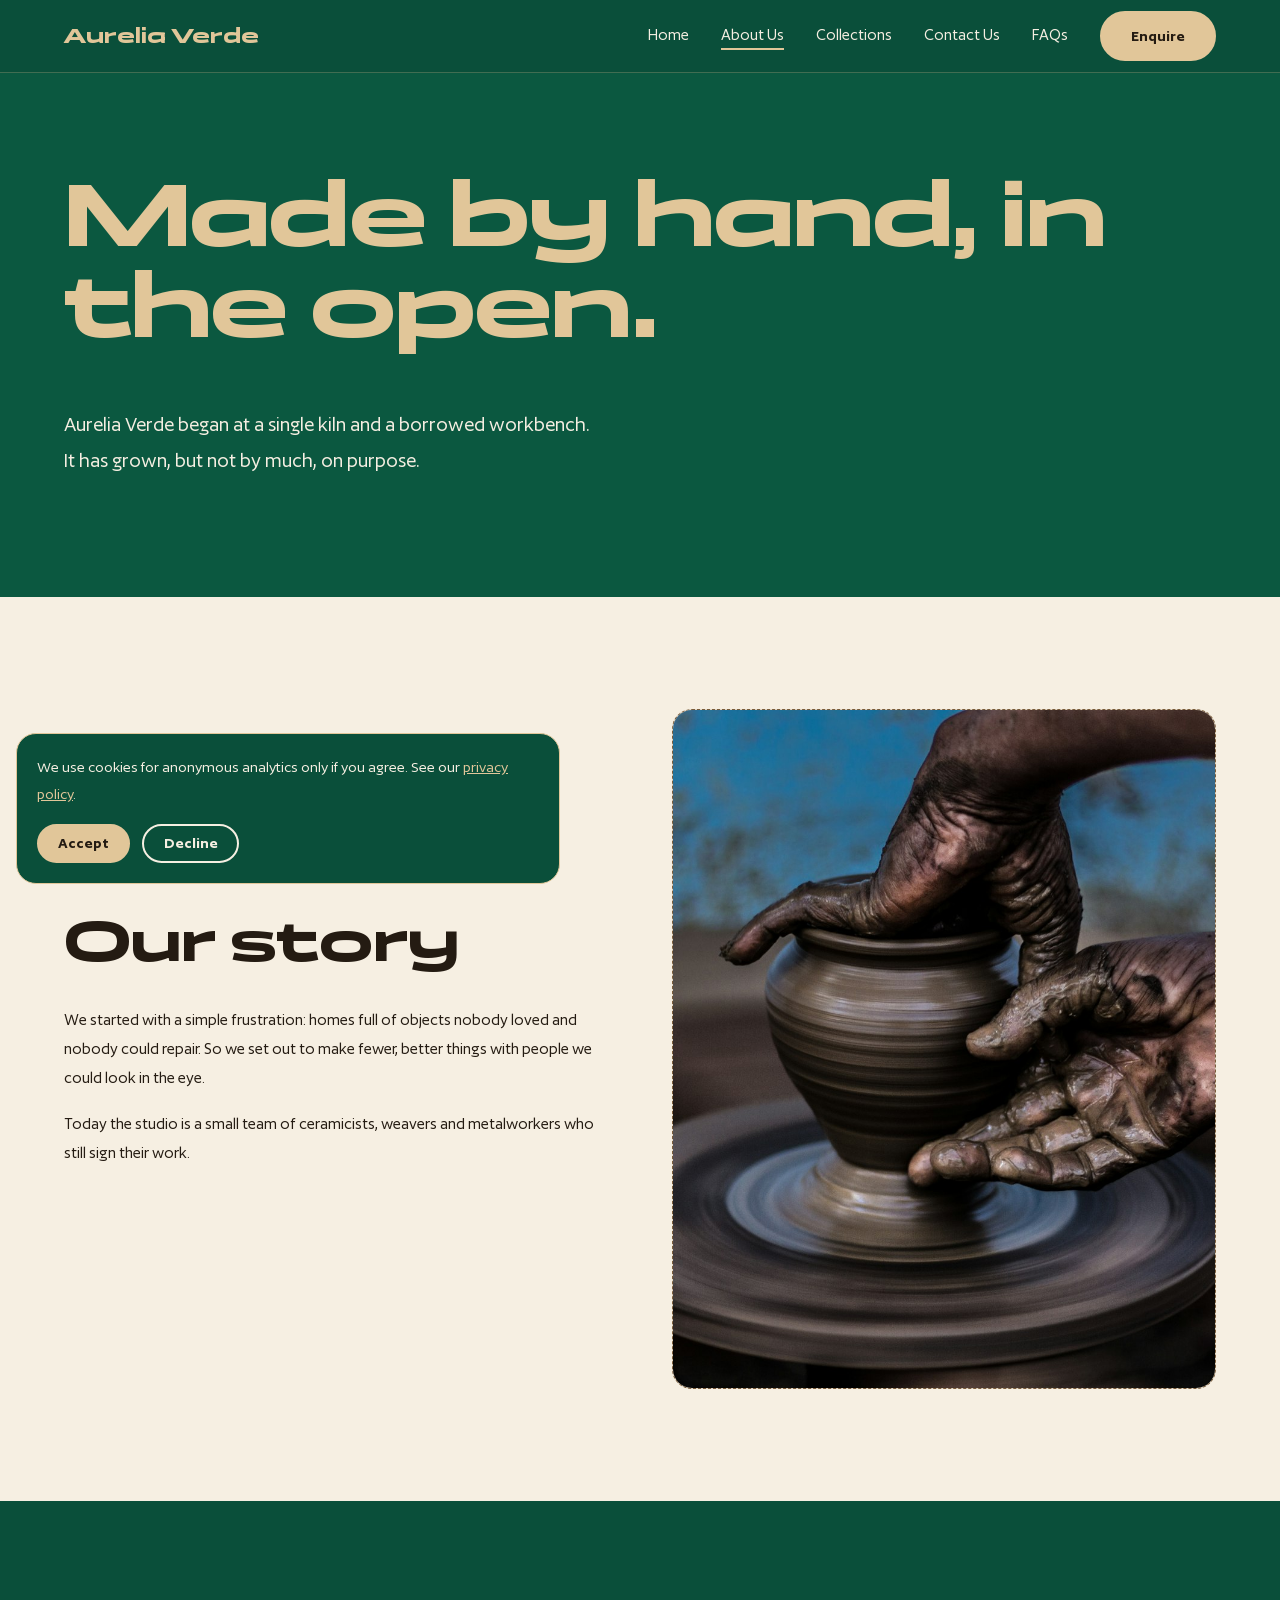
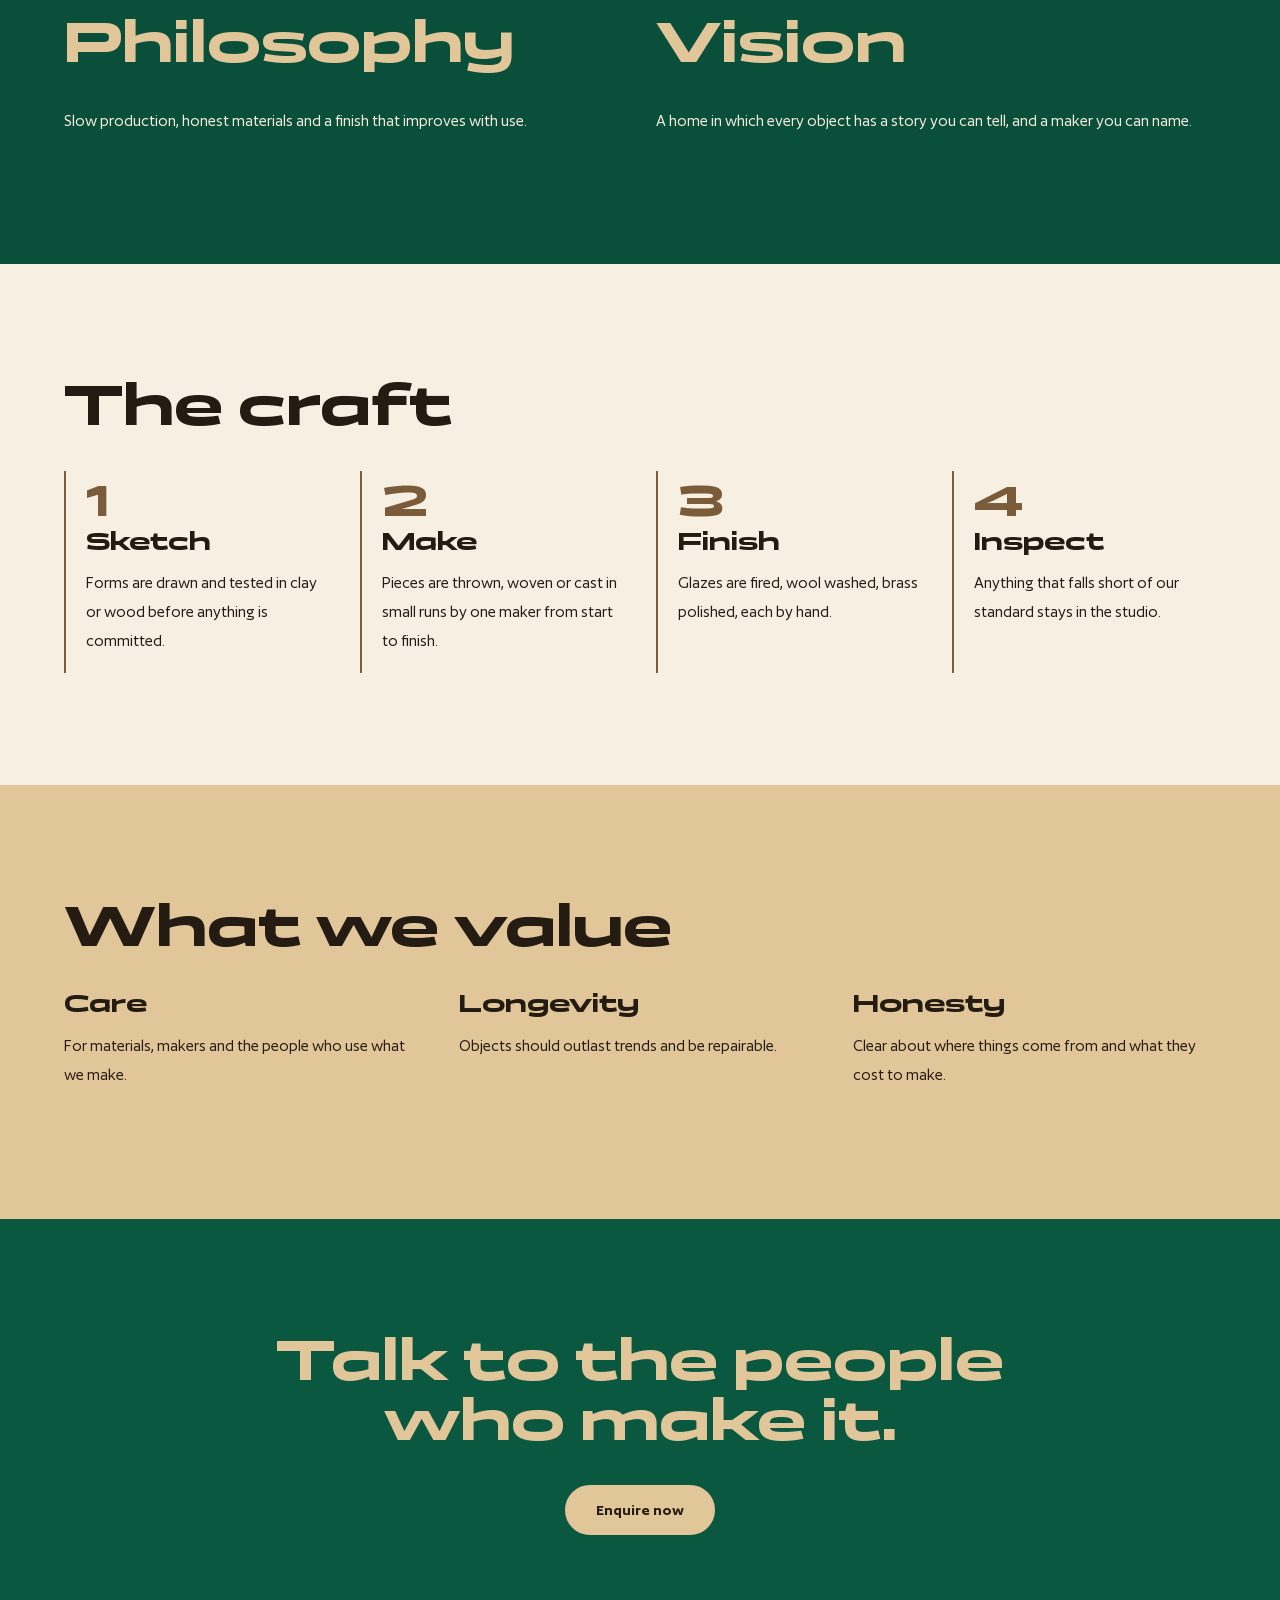
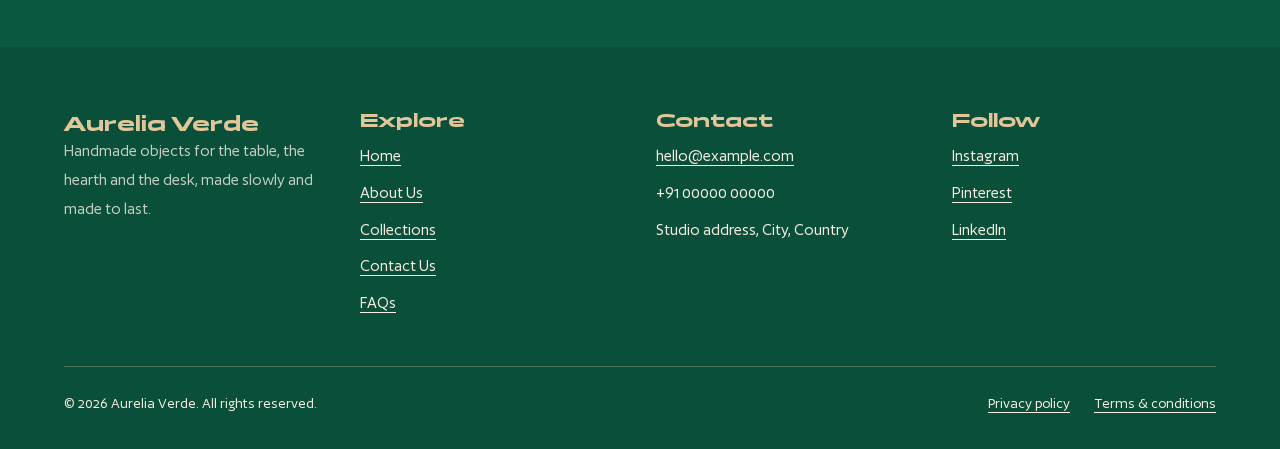
<file: about.html>
<!doctype html>
<html lang="en"><head>
<meta charset="utf-8"><meta name="viewport" content="width=device-width, initial-scale=1">
<title>About Us | Aurelia Verde</title><meta name="description" content="The story, philosophy and craft behind Aurelia Verde, a small studio making handcrafted homeware.">
<meta name="theme-color" content="#0A4F3A">
<meta http-equiv="Content-Security-Policy" content="upgrade-insecure-requests">
<link rel="canonical" href="https://www.example.com/about.html">
<meta property="og:type" content="website"><meta property="og:site_name" content="Aurelia Verde"><meta property="og:title" content="About Us | Aurelia Verde">
<meta property="og:description" content="The story, philosophy and craft behind Aurelia Verde, a small studio making handcrafted homeware."><meta property="og:url" content="https://www.example.com/about.html">
<meta property="og:image" content="https://www.example.com/assets/img/og-image.jpg"><meta name="twitter:card" content="summary_large_image">
<link rel="icon" href="favicon.svg" type="image/svg+xml">
<link rel="preload" href="assets/fonts/Panchang-Variable.woff2" as="font" type="font/woff2" crossorigin>
<link rel="preload" href="assets/fonts/Author-Variable.woff2" as="font" type="font/woff2" crossorigin>
<link rel="stylesheet" href="css/styles.css">
</head><body>
<a class="skip" href="#main">Skip to content</a>
<header class="hdr"><div class="wrap hdr-in">
<a class="logo" href="index.html" aria-label="Aurelia Verde home">Aurelia Verde</a>
<button class="burger" aria-expanded="false" aria-controls="nav" aria-label="Menu"><span></span><span></span></button>
<nav id="nav" class="nav" aria-label="Main"><ul><li><a href="index.html">Home</a></li><li><a href="about.html" aria-current="page">About Us</a></li><li><a href="collections.html">Collections</a></li><li><a href="contact.html">Contact Us</a></li><li><a href="faqs.html">FAQs</a></li></ul><a class="btn" href="contact.html">Enquire</a></nav>
</div></header>
<main id="main">
<section class="sec emerald pagehead"><div class="wrap"><h1>Made by hand, in the open.</h1><p class="lead">Aurelia Verde began at a single kiln and a borrowed workbench. It has grown, but not by much, on purpose.</p></div></section>
<section class="sec cream"><div class="wrap split"><div><h2>Our story</h2><p>We started with a simple frustration: homes full of objects nobody loved and nobody could repair. So we set out to make fewer, better things with people we could look in the eye.</p><p>Today the studio is a small team of ceramicists, weavers and metalworkers who still sign their work.</p></div><figure class="ph r45 " data-label="Replace: assets/img/story.jpg (900x1125)"><img src="assets/img/story.jpg" alt="Craftspeople working in the studio" width="900" height="1125" loading="lazy" decoding="async"></figure></div></section>
<section class="sec deep"><div class="wrap grid2"><div><h2>Philosophy</h2><p>Slow production, honest materials and a finish that improves with use.</p></div><div><h2>Vision</h2><p>A home in which every object has a story you can tell, and a maker you can name.</p></div></div></section>
<section class="sec cream"><div class="wrap"><h2>The craft</h2><ol class="steps"><li><h3>Sketch</h3><p>Forms are drawn and tested in clay or wood before anything is committed.</p></li><li><h3>Make</h3><p>Pieces are thrown, woven or cast in small runs by one maker from start to finish.</p></li><li><h3>Finish</h3><p>Glazes are fired, wool washed, brass polished, each by hand.</p></li><li><h3>Inspect</h3><p>Anything that falls short of our standard stays in the studio.</p></li></ol></div></section>
<section class="sec beige"><div class="wrap"><h2>What we value</h2><div class="grid3"><div><h3>Care</h3><p>For materials, makers and the people who use what we make.</p></div><div><h3>Longevity</h3><p>Objects should outlast trends and be repairable.</p></div><div><h3>Honesty</h3><p>Clear about where things come from and what they cost to make.</p></div></div></div></section>
<section class="sec emerald center"><div class="wrap narrow"><h2>Talk to the people who make it.</h2><a class="btn" href="contact.html">Enquire now</a></div></section></main>
<footer class="ftr"><div class="wrap">
<div class="ftr-grid">
<div><p class="logo">Aurelia Verde</p><p class="muted">Handmade objects for the table, the hearth and the desk, made slowly and made to last.</p></div>
<div><h2>Explore</h2><ul><li><a href="index.html">Home</a></li><li><a href="about.html">About Us</a></li><li><a href="collections.html">Collections</a></li><li><a href="contact.html">Contact Us</a></li><li><a href="faqs.html">FAQs</a></li></ul></div>
<div><h2>Contact</h2><ul><li><a href="mailto:hello@example.com">hello@example.com</a></li><li>+91 00000 00000</li><li>Studio address, City, Country</li></ul></div>
<div><h2>Follow</h2><ul><li><a href="https://www.instagram.com/" rel="noopener" target="_blank">Instagram</a></li><li><a href="https://www.pinterest.com/" rel="noopener" target="_blank">Pinterest</a></li><li><a href="https://www.linkedin.com/" rel="noopener" target="_blank">LinkedIn</a></li></ul></div></div>
<div class="ftr-base"><p>&copy; <span data-year>2026</span> Aurelia Verde. All rights reserved.</p>
<ul><li><a href="privacy.html">Privacy policy</a></li><li><a href="terms.html">Terms &amp; conditions</a></li></ul></div>
</div></footer>
<div class="cookie" role="dialog" aria-label="Cookie consent" hidden><p>We use cookies for anonymous analytics only if you agree. See our <a href="privacy.html">privacy policy</a>.</p>
<div><button class="btn btn-sm" data-consent="yes">Accept</button><button class="btn btn-sm btn-ghost" data-consent="no">Decline</button></div></div>
<script>window.SITE={"gaId": "", "endpoint": "", "email": "hello@example.com"};</script>
<script src="js/main.js" defer></script>
</body></html>
</file>
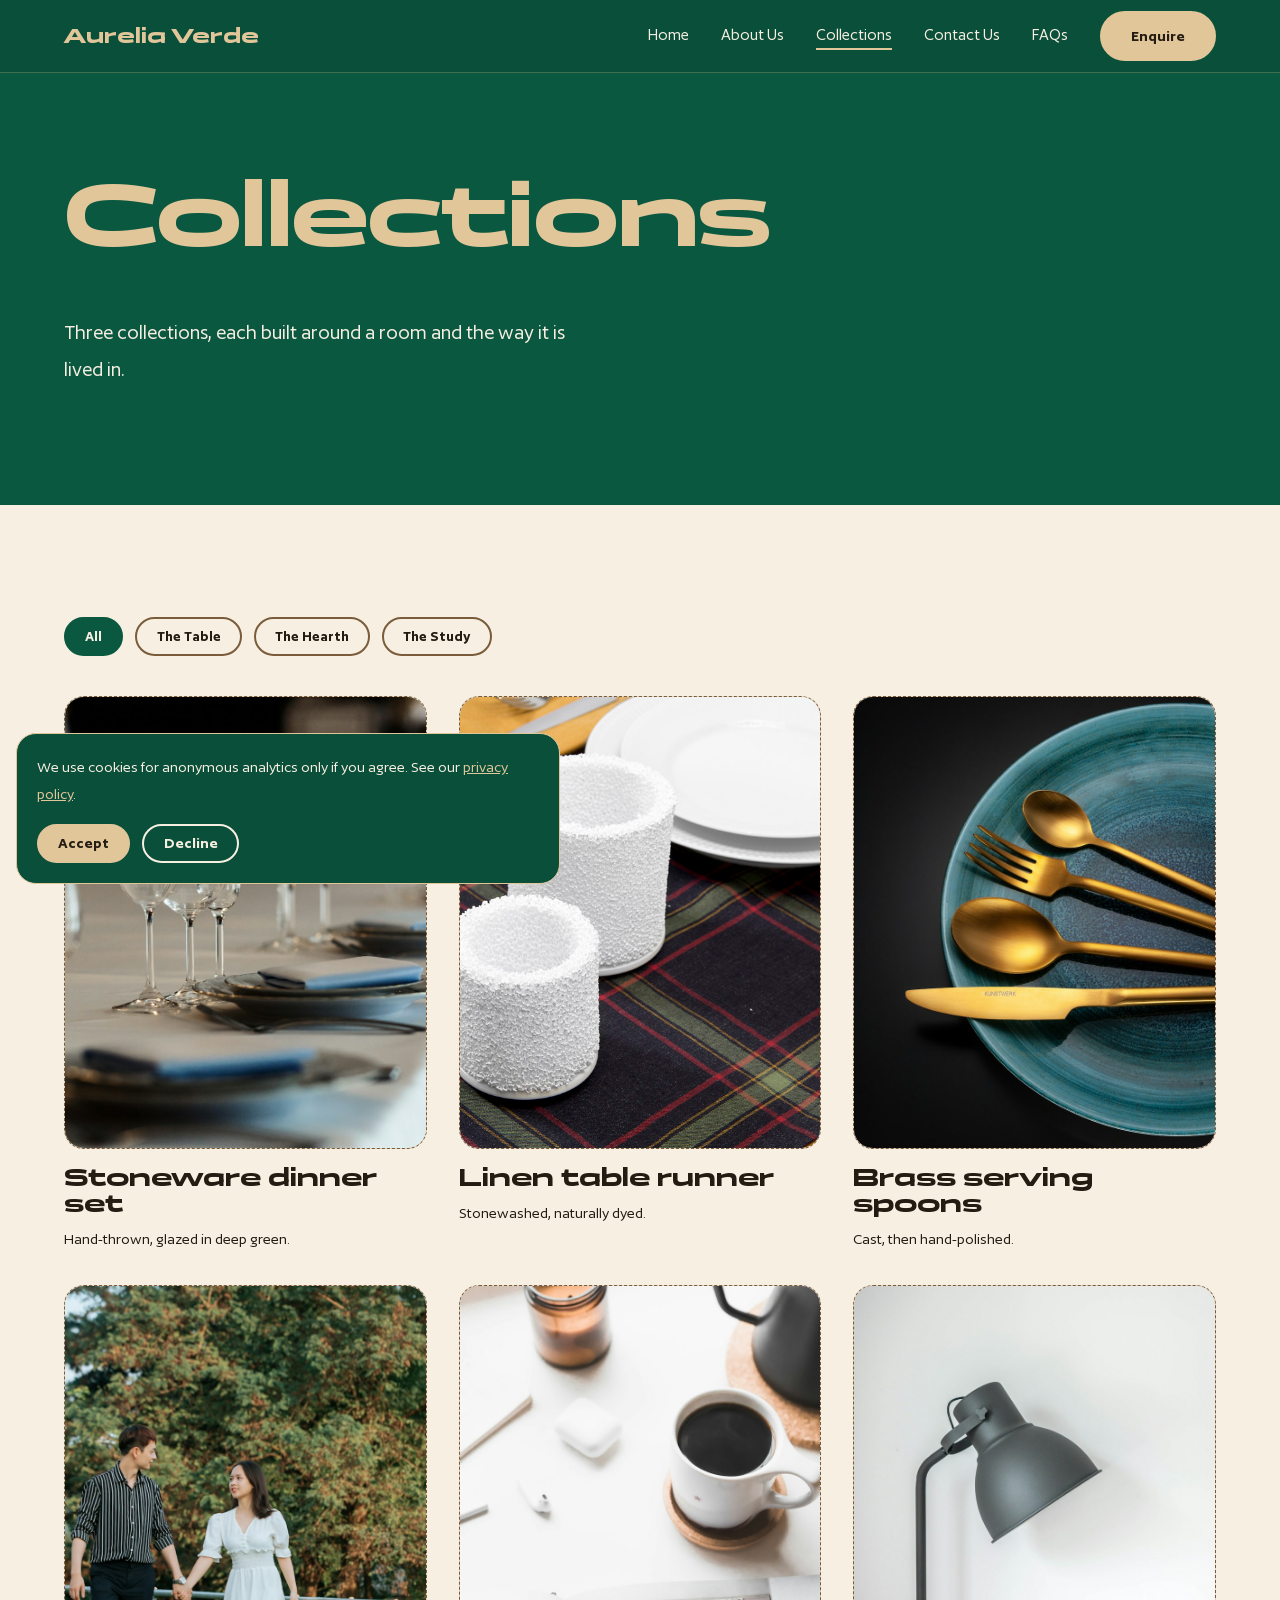
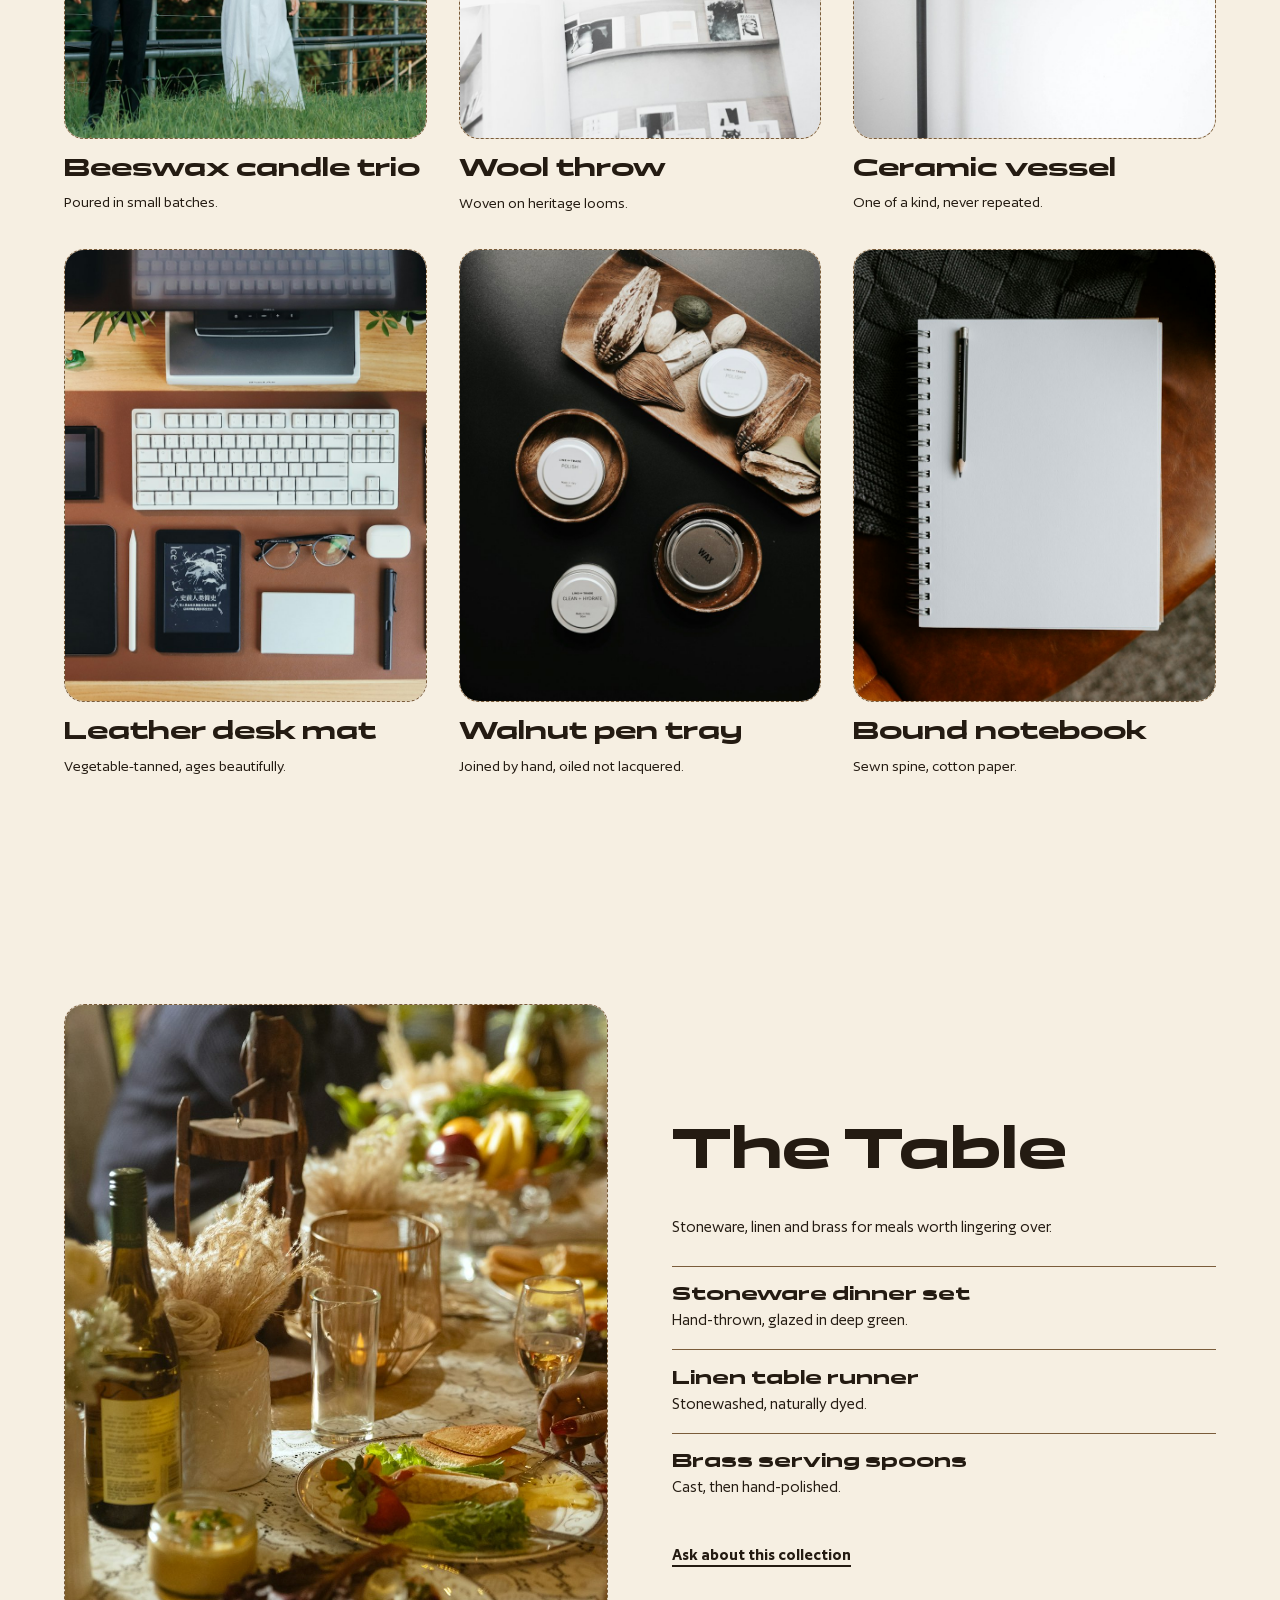
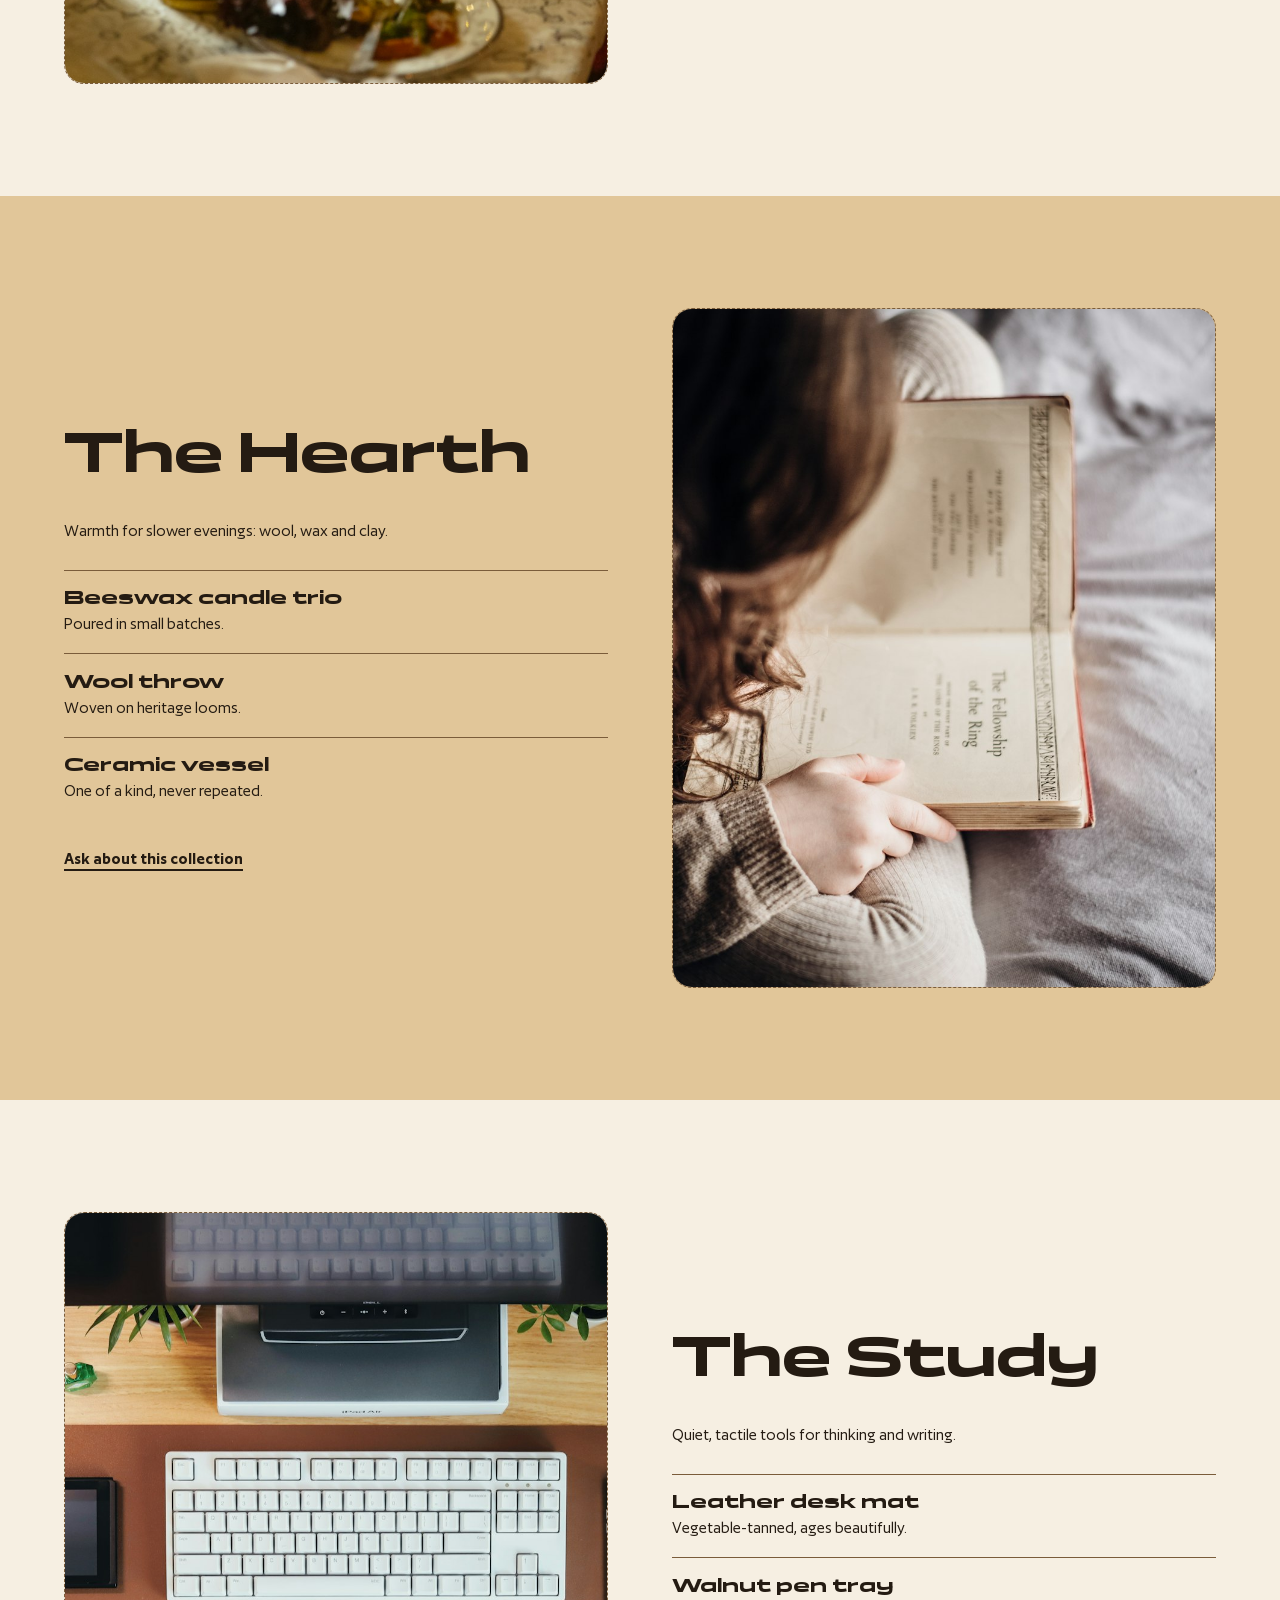
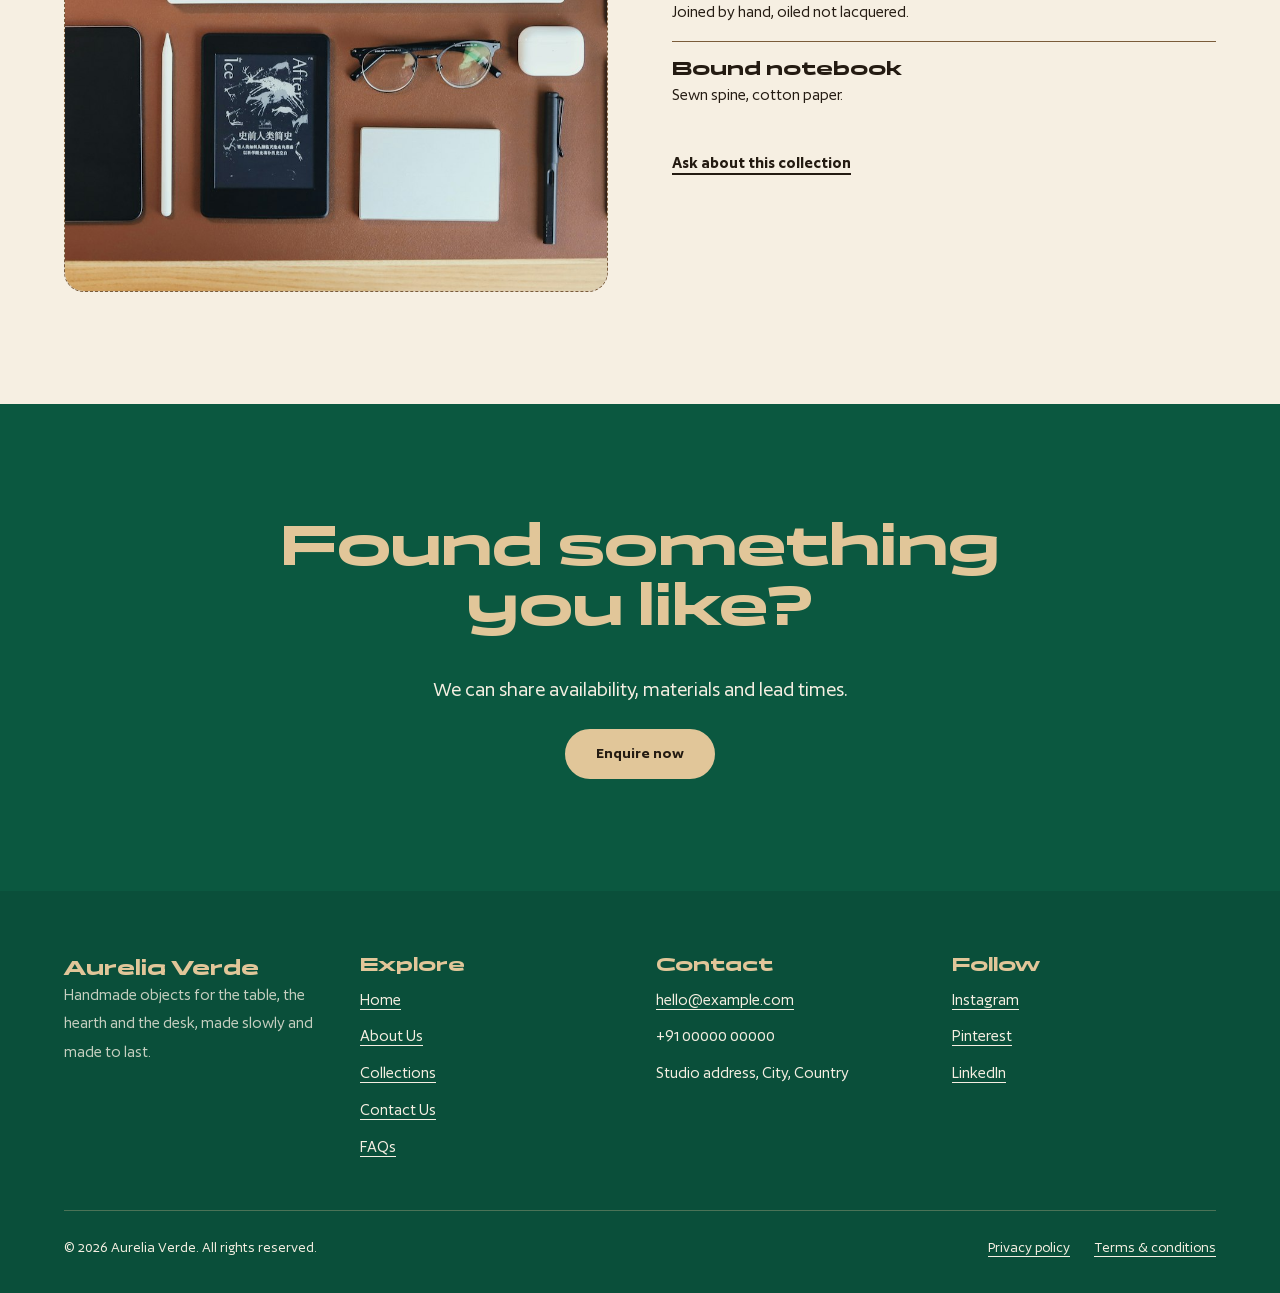
<file: collections.html>
<!doctype html>
<html lang="en"><head>
<meta charset="utf-8"><meta name="viewport" content="width=device-width, initial-scale=1">
<title>Collections | Aurelia Verde</title><meta name="description" content="Browse Aurelia Verde collections for the table, the hearth and the study, all handmade in small batches.">
<meta name="theme-color" content="#0A4F3A">
<meta http-equiv="Content-Security-Policy" content="upgrade-insecure-requests">
<link rel="canonical" href="https://www.example.com/collections.html">
<meta property="og:type" content="website"><meta property="og:site_name" content="Aurelia Verde"><meta property="og:title" content="Collections | Aurelia Verde">
<meta property="og:description" content="Browse Aurelia Verde collections for the table, the hearth and the study, all handmade in small batches."><meta property="og:url" content="https://www.example.com/collections.html">
<meta property="og:image" content="https://www.example.com/assets/img/og-image.jpg"><meta name="twitter:card" content="summary_large_image">
<link rel="icon" href="favicon.svg" type="image/svg+xml">
<link rel="preload" href="assets/fonts/Panchang-Variable.woff2" as="font" type="font/woff2" crossorigin>
<link rel="preload" href="assets/fonts/Author-Variable.woff2" as="font" type="font/woff2" crossorigin>
<link rel="stylesheet" href="css/styles.css">
</head><body>
<a class="skip" href="#main">Skip to content</a>
<header class="hdr"><div class="wrap hdr-in">
<a class="logo" href="index.html" aria-label="Aurelia Verde home">Aurelia Verde</a>
<button class="burger" aria-expanded="false" aria-controls="nav" aria-label="Menu"><span></span><span></span></button>
<nav id="nav" class="nav" aria-label="Main"><ul><li><a href="index.html">Home</a></li><li><a href="about.html">About Us</a></li><li><a href="collections.html" aria-current="page">Collections</a></li><li><a href="contact.html">Contact Us</a></li><li><a href="faqs.html">FAQs</a></li></ul><a class="btn" href="contact.html">Enquire</a></nav>
</div></header>
<main id="main">
<section class="sec emerald pagehead"><div class="wrap"><h1>Collections</h1><p class="lead">Three collections, each built around a room and the way it is lived in.</p></div></section>
<section class="sec cream"><div class="wrap"><div class="filters" role="group" aria-label="Filter by collection"><button class="chip on" data-filter="all" aria-pressed="true">All</button><button class="chip" data-filter="table" aria-pressed="false">The Table</button><button class="chip" data-filter="hearth" aria-pressed="false">The Hearth</button><button class="chip" data-filter="study" aria-pressed="false">The Study</button></div><div class="grid3 products"><article class="card" data-cat="table"><figure class="ph r45 " data-label="Replace: assets/img/table-1.jpg (800x1000)"><img src="assets/img/table-1.jpg" alt="Stoneware dinner set, from the table collection" width="800" height="1000" loading="lazy" decoding="async"></figure><h3>Stoneware dinner set</h3><p>Hand-thrown, glazed in deep green.</p></article><article class="card" data-cat="table"><figure class="ph r45 " data-label="Replace: assets/img/table-2.jpg (800x1000)"><img src="assets/img/table-2.jpg" alt="Linen table runner, from the table collection" width="800" height="1000" loading="lazy" decoding="async"></figure><h3>Linen table runner</h3><p>Stonewashed, naturally dyed.</p></article><article class="card" data-cat="table"><figure class="ph r45 " data-label="Replace: assets/img/table-3.jpg (800x1000)"><img src="assets/img/table-3.jpg" alt="Brass serving spoons, from the table collection" width="800" height="1000" loading="lazy" decoding="async"></figure><h3>Brass serving spoons</h3><p>Cast, then hand-polished.</p></article><article class="card" data-cat="hearth"><figure class="ph r45 " data-label="Replace: assets/img/hearth-1.jpg (800x1000)"><img src="assets/img/hearth-1.jpg" alt="Beeswax candle trio, from the hearth collection" width="800" height="1000" loading="lazy" decoding="async"></figure><h3>Beeswax candle trio</h3><p>Poured in small batches.</p></article><article class="card" data-cat="hearth"><figure class="ph r45 " data-label="Replace: assets/img/hearth-2.jpg (800x1000)"><img src="assets/img/hearth-2.jpg" alt="Wool throw, from the hearth collection" width="800" height="1000" loading="lazy" decoding="async"></figure><h3>Wool throw</h3><p>Woven on heritage looms.</p></article><article class="card" data-cat="hearth"><figure class="ph r45 " data-label="Replace: assets/img/hearth-3.jpg (800x1000)"><img src="assets/img/hearth-3.jpg" alt="Ceramic vessel, from the hearth collection" width="800" height="1000" loading="lazy" decoding="async"></figure><h3>Ceramic vessel</h3><p>One of a kind, never repeated.</p></article><article class="card" data-cat="study"><figure class="ph r45 " data-label="Replace: assets/img/study-1.jpg (800x1000)"><img src="assets/img/study-1.jpg" alt="Leather desk mat, from the study collection" width="800" height="1000" loading="lazy" decoding="async"></figure><h3>Leather desk mat</h3><p>Vegetable-tanned, ages beautifully.</p></article><article class="card" data-cat="study"><figure class="ph r45 " data-label="Replace: assets/img/study-2.jpg (800x1000)"><img src="assets/img/study-2.jpg" alt="Walnut pen tray, from the study collection" width="800" height="1000" loading="lazy" decoding="async"></figure><h3>Walnut pen tray</h3><p>Joined by hand, oiled not lacquered.</p></article><article class="card" data-cat="study"><figure class="ph r45 " data-label="Replace: assets/img/study-3.jpg (800x1000)"><img src="assets/img/study-3.jpg" alt="Bound notebook, from the study collection" width="800" height="1000" loading="lazy" decoding="async"></figure><h3>Bound notebook</h3><p>Sewn spine, cotton paper.</p></article></div></div></section><section class="sec cream coll" id="table"><div class="wrap split "><figure class="ph r45 " data-label="Replace: assets/img/detail-table.jpg (900x1125)"><img src="assets/img/detail-table.jpg" alt="Pieces from The Table" width="900" height="1125" loading="lazy" decoding="async"></figure><div><h2>The Table</h2><p>Stoneware, linen and brass for meals worth lingering over.</p><ul class="plist"><li><strong>Stoneware dinner set</strong> Hand-thrown, glazed in deep green.</li><li><strong>Linen table runner</strong> Stonewashed, naturally dyed.</li><li><strong>Brass serving spoons</strong> Cast, then hand-polished.</li></ul><a class="tlink" href="contact.html">Ask about this collection</a></div></div></section><section class="sec beige coll" id="hearth"><div class="wrap split rev"><figure class="ph r45 " data-label="Replace: assets/img/detail-hearth.jpg (900x1125)"><img src="assets/img/detail-hearth.jpg" alt="Pieces from The Hearth" width="900" height="1125" loading="lazy" decoding="async"></figure><div><h2>The Hearth</h2><p>Warmth for slower evenings: wool, wax and clay.</p><ul class="plist"><li><strong>Beeswax candle trio</strong> Poured in small batches.</li><li><strong>Wool throw</strong> Woven on heritage looms.</li><li><strong>Ceramic vessel</strong> One of a kind, never repeated.</li></ul><a class="tlink" href="contact.html">Ask about this collection</a></div></div></section><section class="sec cream coll" id="study"><div class="wrap split "><figure class="ph r45 " data-label="Replace: assets/img/detail-study.jpg (900x1125)"><img src="assets/img/detail-study.jpg" alt="Pieces from The Study" width="900" height="1125" loading="lazy" decoding="async"></figure><div><h2>The Study</h2><p>Quiet, tactile tools for thinking and writing.</p><ul class="plist"><li><strong>Leather desk mat</strong> Vegetable-tanned, ages beautifully.</li><li><strong>Walnut pen tray</strong> Joined by hand, oiled not lacquered.</li><li><strong>Bound notebook</strong> Sewn spine, cotton paper.</li></ul><a class="tlink" href="contact.html">Ask about this collection</a></div></div></section><section class="sec emerald center"><div class="wrap narrow"><h2>Found something you like?</h2><p class="lead">We can share availability, materials and lead times.</p><a class="btn" href="contact.html">Enquire now</a></div></section></main>
<footer class="ftr"><div class="wrap">
<div class="ftr-grid">
<div><p class="logo">Aurelia Verde</p><p class="muted">Handmade objects for the table, the hearth and the desk, made slowly and made to last.</p></div>
<div><h2>Explore</h2><ul><li><a href="index.html">Home</a></li><li><a href="about.html">About Us</a></li><li><a href="collections.html">Collections</a></li><li><a href="contact.html">Contact Us</a></li><li><a href="faqs.html">FAQs</a></li></ul></div>
<div><h2>Contact</h2><ul><li><a href="mailto:hello@example.com">hello@example.com</a></li><li>+91 00000 00000</li><li>Studio address, City, Country</li></ul></div>
<div><h2>Follow</h2><ul><li><a href="https://www.instagram.com/" rel="noopener" target="_blank">Instagram</a></li><li><a href="https://www.pinterest.com/" rel="noopener" target="_blank">Pinterest</a></li><li><a href="https://www.linkedin.com/" rel="noopener" target="_blank">LinkedIn</a></li></ul></div></div>
<div class="ftr-base"><p>&copy; <span data-year>2026</span> Aurelia Verde. All rights reserved.</p>
<ul><li><a href="privacy.html">Privacy policy</a></li><li><a href="terms.html">Terms &amp; conditions</a></li></ul></div>
</div></footer>
<div class="cookie" role="dialog" aria-label="Cookie consent" hidden><p>We use cookies for anonymous analytics only if you agree. See our <a href="privacy.html">privacy policy</a>.</p>
<div><button class="btn btn-sm" data-consent="yes">Accept</button><button class="btn btn-sm btn-ghost" data-consent="no">Decline</button></div></div>
<script>window.SITE={"gaId": "", "endpoint": "", "email": "hello@example.com"};</script>
<script src="js/main.js" defer></script>
</body></html>
</file>
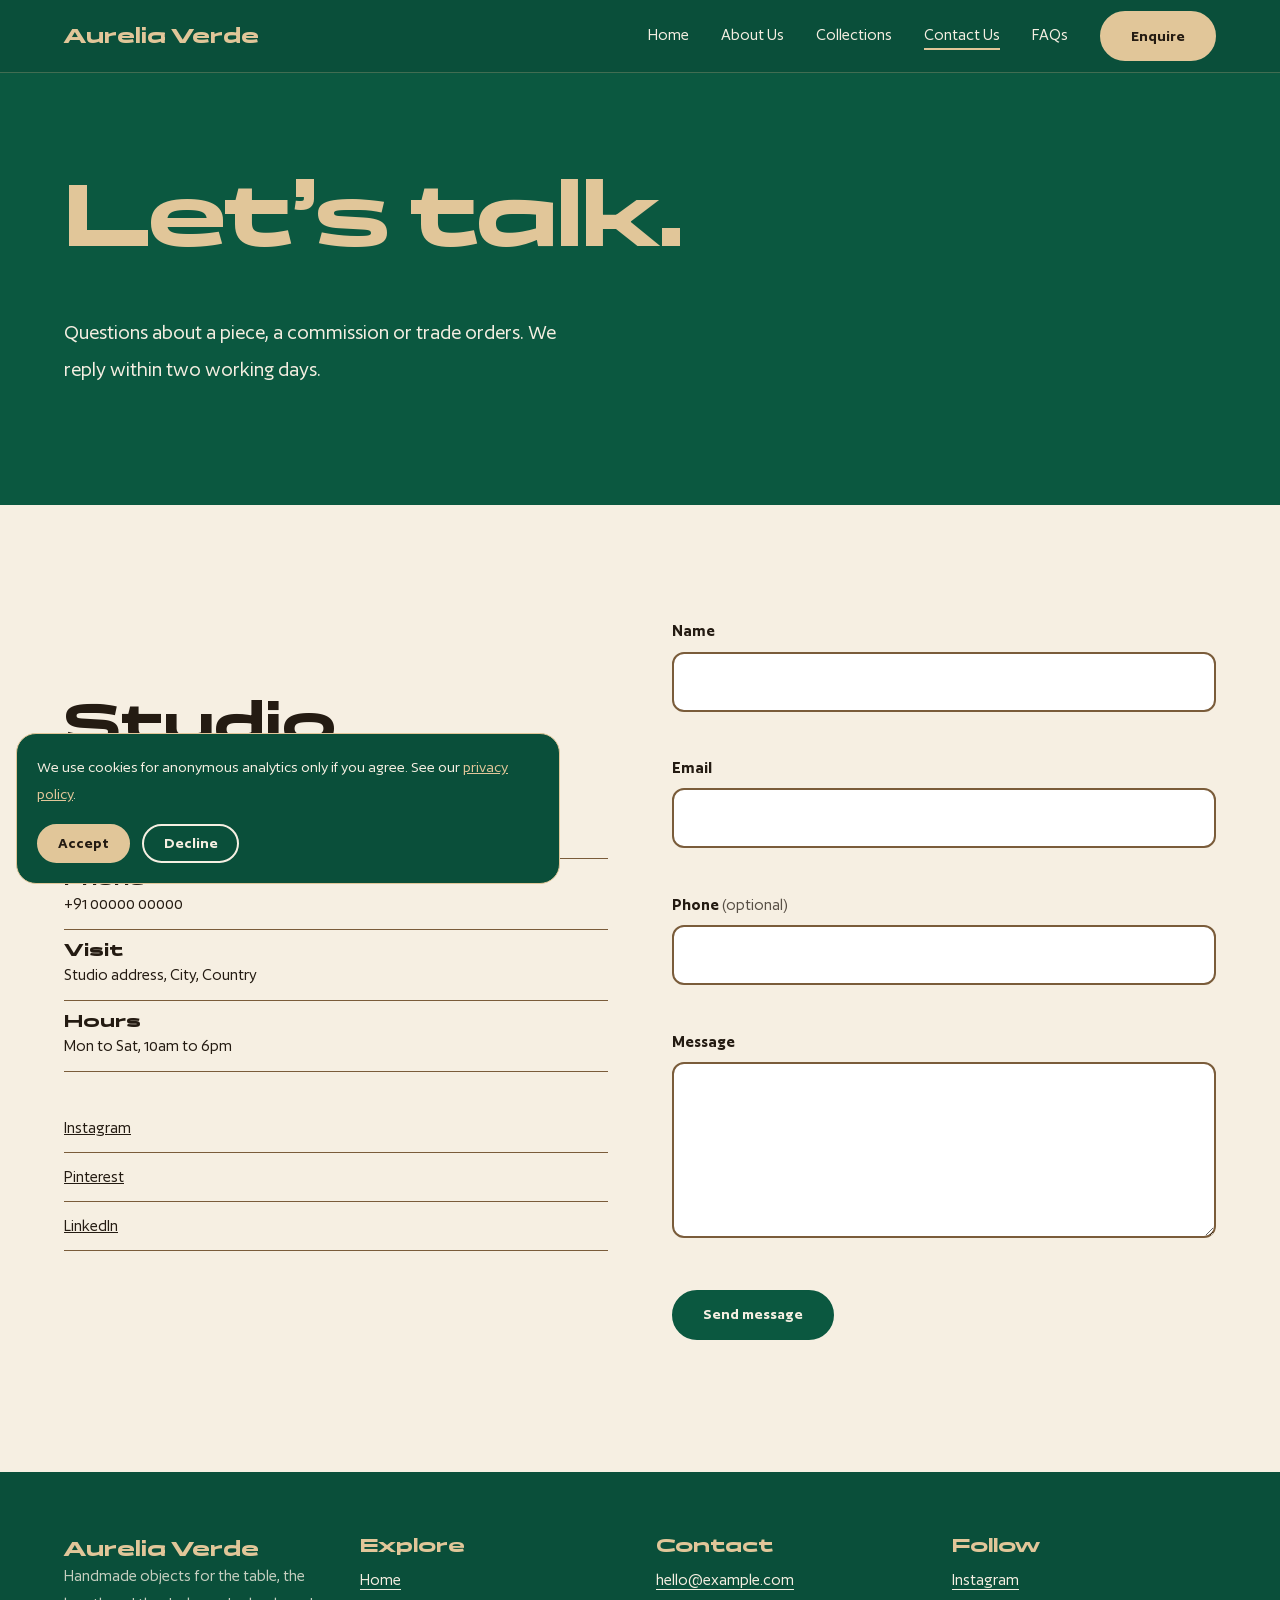
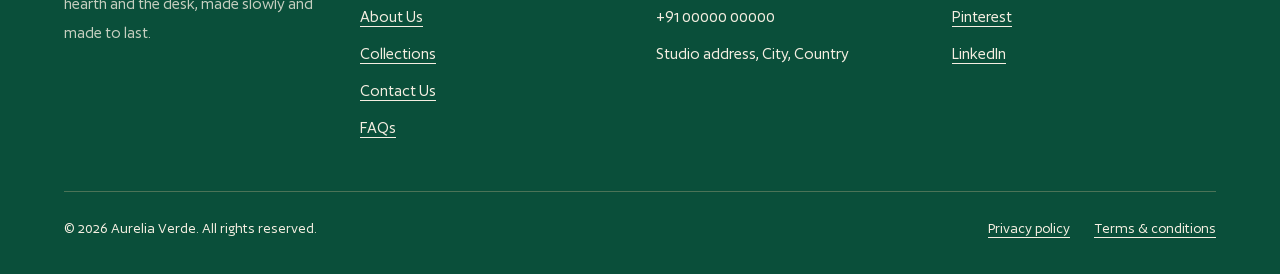
<file: contact.html>
<!doctype html>
<html lang="en"><head>
<meta charset="utf-8"><meta name="viewport" content="width=device-width, initial-scale=1">
<title>Contact Us | Aurelia Verde</title><meta name="description" content="Get in touch with Aurelia Verde about collections, commissions or trade enquiries.">
<meta name="theme-color" content="#0A4F3A">
<meta http-equiv="Content-Security-Policy" content="upgrade-insecure-requests">
<link rel="canonical" href="https://www.example.com/contact.html">
<meta property="og:type" content="website"><meta property="og:site_name" content="Aurelia Verde"><meta property="og:title" content="Contact Us | Aurelia Verde">
<meta property="og:description" content="Get in touch with Aurelia Verde about collections, commissions or trade enquiries."><meta property="og:url" content="https://www.example.com/contact.html">
<meta property="og:image" content="https://www.example.com/assets/img/og-image.jpg"><meta name="twitter:card" content="summary_large_image">
<link rel="icon" href="favicon.svg" type="image/svg+xml">
<link rel="preload" href="assets/fonts/Panchang-Variable.woff2" as="font" type="font/woff2" crossorigin>
<link rel="preload" href="assets/fonts/Author-Variable.woff2" as="font" type="font/woff2" crossorigin>
<link rel="stylesheet" href="css/styles.css">
</head><body>
<a class="skip" href="#main">Skip to content</a>
<header class="hdr"><div class="wrap hdr-in">
<a class="logo" href="index.html" aria-label="Aurelia Verde home">Aurelia Verde</a>
<button class="burger" aria-expanded="false" aria-controls="nav" aria-label="Menu"><span></span><span></span></button>
<nav id="nav" class="nav" aria-label="Main"><ul><li><a href="index.html">Home</a></li><li><a href="about.html">About Us</a></li><li><a href="collections.html">Collections</a></li><li><a href="contact.html" aria-current="page">Contact Us</a></li><li><a href="faqs.html">FAQs</a></li></ul><a class="btn" href="contact.html">Enquire</a></nav>
</div></header>
<main id="main">
<section class="sec emerald pagehead"><div class="wrap"><h1>Let&rsquo;s talk.</h1><p class="lead">Questions about a piece, a commission or trade orders. We reply within two working days.</p></div></section>
<section class="sec cream"><div class="wrap split contact">
<div><h2>Studio</h2><ul class="info"><li><strong>Email</strong> <a href="mailto:hello@example.com">hello@example.com</a></li><li><strong>Phone</strong> +91 00000 00000</li><li><strong>Visit</strong> Studio address, City, Country</li><li><strong>Hours</strong> Mon to Sat, 10am to 6pm</li></ul>
<ul class="info"><li><a href="https://www.instagram.com/" rel="noopener" target="_blank">Instagram</a></li><li><a href="https://www.pinterest.com/" rel="noopener" target="_blank">Pinterest</a></li><li><a href="https://www.linkedin.com/" rel="noopener" target="_blank">LinkedIn</a></li></ul></div>
<form class="form" novalidate aria-describedby="fstatus">
<div class="field"><label for="name">Name</label><input id="name" name="name" autocomplete="name" required minlength="2"><span class="err" aria-live="polite"></span></div>
<div class="field"><label for="email">Email</label><input id="email" name="email" type="email" autocomplete="email" required><span class="err" aria-live="polite"></span></div>
<div class="field"><label for="phone">Phone <span class="opt">(optional)</span></label><input id="phone" name="phone" type="tel" autocomplete="tel" pattern="[0-9+()\-\s]{7,18}"><span class="err" aria-live="polite"></span></div>
<div class="field"><label for="message">Message</label><textarea id="message" name="message" rows="5" required minlength="10"></textarea><span class="err" aria-live="polite"></span></div>
<div class="hp" aria-hidden="true"><label>Leave empty<input name="company" tabindex="-1" autocomplete="off"></label></div>
<button class="btn" type="submit">Send message</button><p id="fstatus" class="status" role="status"></p></form></div></section></main>
<footer class="ftr"><div class="wrap">
<div class="ftr-grid">
<div><p class="logo">Aurelia Verde</p><p class="muted">Handmade objects for the table, the hearth and the desk, made slowly and made to last.</p></div>
<div><h2>Explore</h2><ul><li><a href="index.html">Home</a></li><li><a href="about.html">About Us</a></li><li><a href="collections.html">Collections</a></li><li><a href="contact.html">Contact Us</a></li><li><a href="faqs.html">FAQs</a></li></ul></div>
<div><h2>Contact</h2><ul><li><a href="mailto:hello@example.com">hello@example.com</a></li><li>+91 00000 00000</li><li>Studio address, City, Country</li></ul></div>
<div><h2>Follow</h2><ul><li><a href="https://www.instagram.com/" rel="noopener" target="_blank">Instagram</a></li><li><a href="https://www.pinterest.com/" rel="noopener" target="_blank">Pinterest</a></li><li><a href="https://www.linkedin.com/" rel="noopener" target="_blank">LinkedIn</a></li></ul></div></div>
<div class="ftr-base"><p>&copy; <span data-year>2026</span> Aurelia Verde. All rights reserved.</p>
<ul><li><a href="privacy.html">Privacy policy</a></li><li><a href="terms.html">Terms &amp; conditions</a></li></ul></div>
</div></footer>
<div class="cookie" role="dialog" aria-label="Cookie consent" hidden><p>We use cookies for anonymous analytics only if you agree. See our <a href="privacy.html">privacy policy</a>.</p>
<div><button class="btn btn-sm" data-consent="yes">Accept</button><button class="btn btn-sm btn-ghost" data-consent="no">Decline</button></div></div>
<script>window.SITE={"gaId": "", "endpoint": "", "email": "hello@example.com"};</script>
<script src="js/main.js" defer></script>
</body></html>
</file>
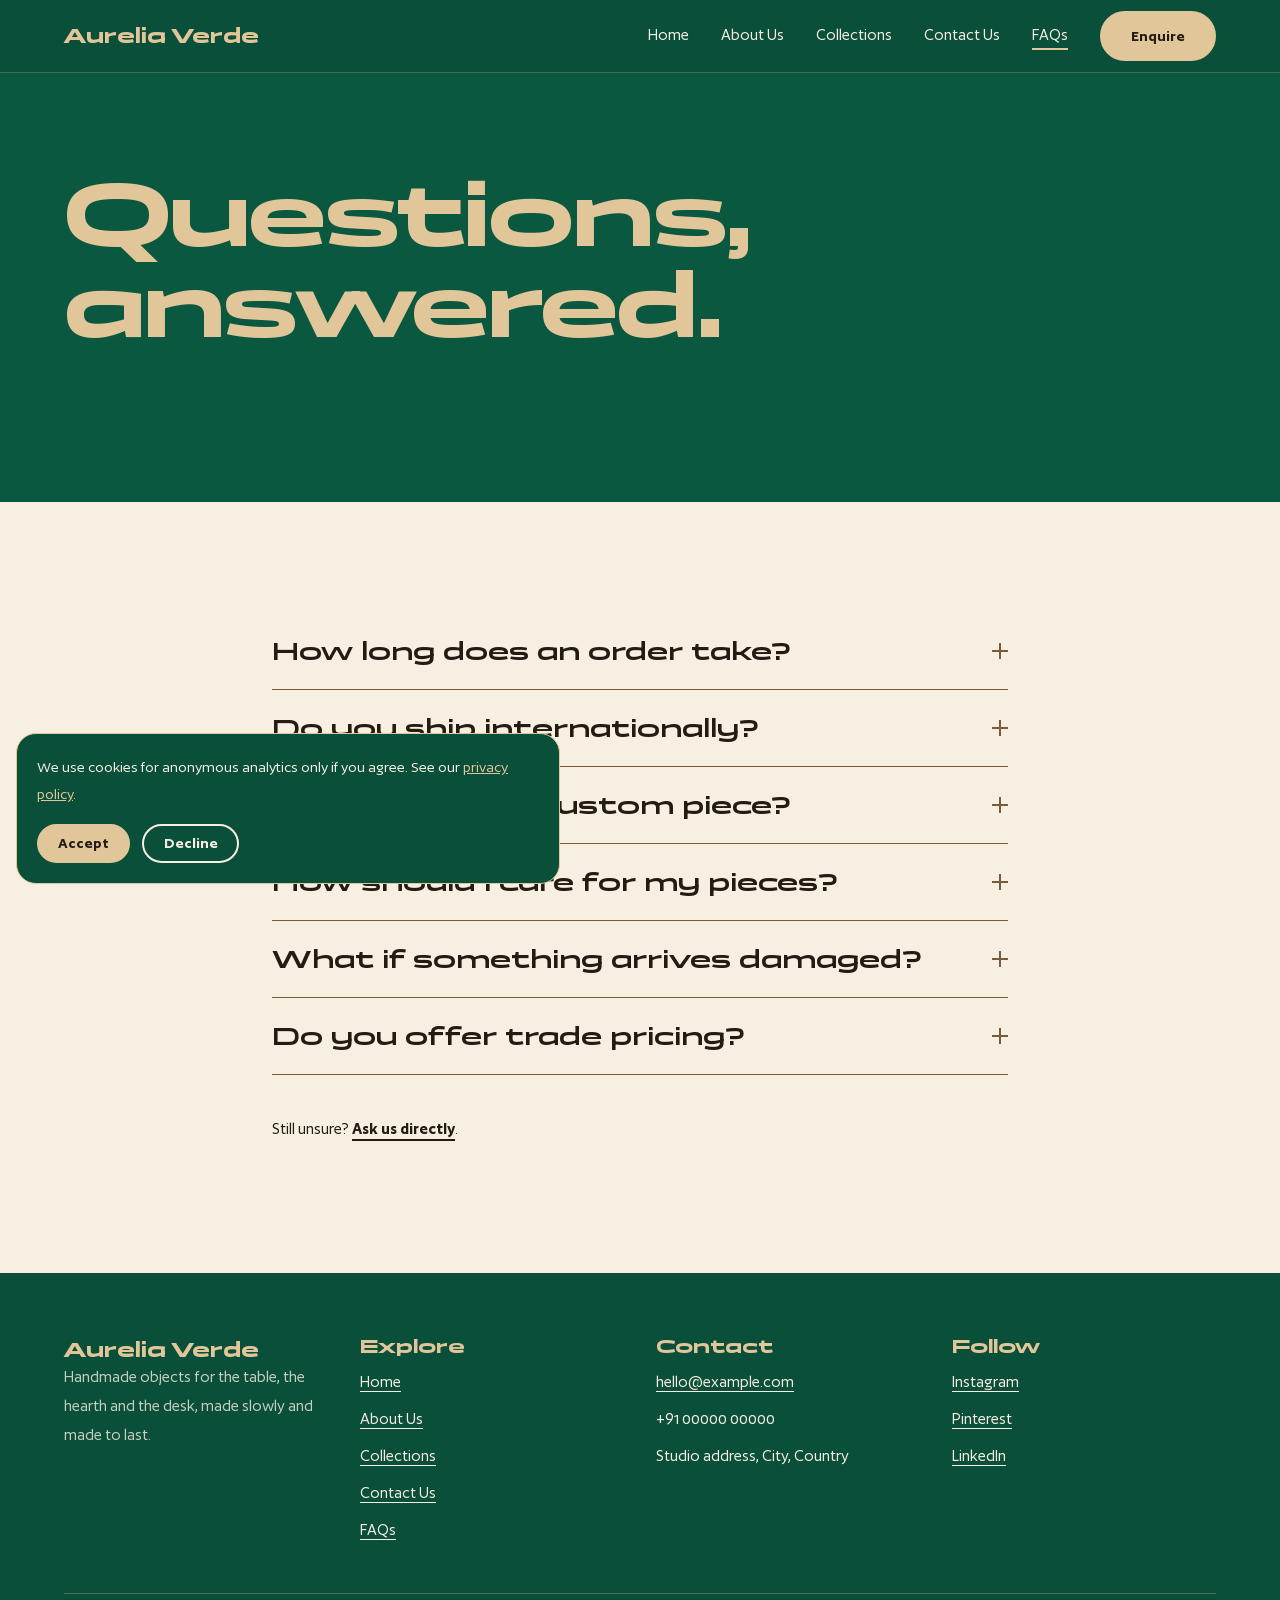
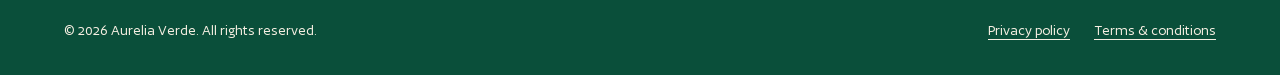
<file: faqs.html>
<!doctype html>
<html lang="en"><head>
<meta charset="utf-8"><meta name="viewport" content="width=device-width, initial-scale=1">
<title>FAQs | Aurelia Verde</title><meta name="description" content="Answers about ordering, shipping, custom work and care from Aurelia Verde.">
<meta name="theme-color" content="#0A4F3A">
<meta http-equiv="Content-Security-Policy" content="upgrade-insecure-requests">
<link rel="canonical" href="https://www.example.com/faqs.html">
<meta property="og:type" content="website"><meta property="og:site_name" content="Aurelia Verde"><meta property="og:title" content="FAQs | Aurelia Verde">
<meta property="og:description" content="Answers about ordering, shipping, custom work and care from Aurelia Verde."><meta property="og:url" content="https://www.example.com/faqs.html">
<meta property="og:image" content="https://www.example.com/assets/img/og-image.jpg"><meta name="twitter:card" content="summary_large_image">
<link rel="icon" href="favicon.svg" type="image/svg+xml">
<link rel="preload" href="assets/fonts/Panchang-Variable.woff2" as="font" type="font/woff2" crossorigin>
<link rel="preload" href="assets/fonts/Author-Variable.woff2" as="font" type="font/woff2" crossorigin>
<link rel="stylesheet" href="css/styles.css">
</head><body>
<a class="skip" href="#main">Skip to content</a>
<header class="hdr"><div class="wrap hdr-in">
<a class="logo" href="index.html" aria-label="Aurelia Verde home">Aurelia Verde</a>
<button class="burger" aria-expanded="false" aria-controls="nav" aria-label="Menu"><span></span><span></span></button>
<nav id="nav" class="nav" aria-label="Main"><ul><li><a href="index.html">Home</a></li><li><a href="about.html">About Us</a></li><li><a href="collections.html">Collections</a></li><li><a href="contact.html">Contact Us</a></li><li><a href="faqs.html" aria-current="page">FAQs</a></li></ul><a class="btn" href="contact.html">Enquire</a></nav>
</div></header>
<main id="main">
<section class="sec emerald pagehead"><div class="wrap"><h1>Questions, answered.</h1></div></section>
<section class="sec cream"><div class="wrap narrow"><div class="acc"><div class="acc-item"><h2><button aria-expanded="false" aria-controls="p0" id="b0">How long does an order take?<span class="pm" aria-hidden="true"></span></button></h2><div class="acc-panel" id="p0" role="region" aria-labelledby="b0"><div><p>Most pieces are made to order and ship within three to five weeks. We confirm the exact time when you enquire.</p></div></div></div><div class="acc-item"><h2><button aria-expanded="false" aria-controls="p1" id="b1">Do you ship internationally?<span class="pm" aria-hidden="true"></span></button></h2><div class="acc-panel" id="p1" role="region" aria-labelledby="b1"><div><p>Yes. Ceramics and glass are packed in recycled, protective materials, and we share shipping costs before you commit.</p></div></div></div><div class="acc-item"><h2><button aria-expanded="false" aria-controls="p2" id="b2">Can I request a custom piece?<span class="pm" aria-hidden="true"></span></button></h2><div class="acc-panel" id="p2" role="region" aria-labelledby="b2"><div><p>Yes. Send us a note about size, colour and use, and we will let you know what is possible.</p></div></div></div><div class="acc-item"><h2><button aria-expanded="false" aria-controls="p3" id="b3">How should I care for my pieces?<span class="pm" aria-hidden="true"></span></button></h2><div class="acc-panel" id="p3" role="region" aria-labelledby="b3"><div><p>Each piece ships with care instructions. In general, wash gently, dry fully and avoid harsh chemicals.</p></div></div></div><div class="acc-item"><h2><button aria-expanded="false" aria-controls="p4" id="b4">What if something arrives damaged?<span class="pm" aria-hidden="true"></span></button></h2><div class="acc-panel" id="p4" role="region" aria-labelledby="b4"><div><p>Tell us within seven days with a photo and we will repair or replace it.</p></div></div></div><div class="acc-item"><h2><button aria-expanded="false" aria-controls="p5" id="b5">Do you offer trade pricing?<span class="pm" aria-hidden="true"></span></button></h2><div class="acc-panel" id="p5" role="region" aria-labelledby="b5"><div><p>We work with designers, hotels and retailers. Use the enquiry form and mention trade.</p></div></div></div></div><p class="after">Still unsure? <a class="tlink" href="contact.html">Ask us directly</a>.</p></div></section></main>
<footer class="ftr"><div class="wrap">
<div class="ftr-grid">
<div><p class="logo">Aurelia Verde</p><p class="muted">Handmade objects for the table, the hearth and the desk, made slowly and made to last.</p></div>
<div><h2>Explore</h2><ul><li><a href="index.html">Home</a></li><li><a href="about.html">About Us</a></li><li><a href="collections.html">Collections</a></li><li><a href="contact.html">Contact Us</a></li><li><a href="faqs.html">FAQs</a></li></ul></div>
<div><h2>Contact</h2><ul><li><a href="mailto:hello@example.com">hello@example.com</a></li><li>+91 00000 00000</li><li>Studio address, City, Country</li></ul></div>
<div><h2>Follow</h2><ul><li><a href="https://www.instagram.com/" rel="noopener" target="_blank">Instagram</a></li><li><a href="https://www.pinterest.com/" rel="noopener" target="_blank">Pinterest</a></li><li><a href="https://www.linkedin.com/" rel="noopener" target="_blank">LinkedIn</a></li></ul></div></div>
<div class="ftr-base"><p>&copy; <span data-year>2026</span> Aurelia Verde. All rights reserved.</p>
<ul><li><a href="privacy.html">Privacy policy</a></li><li><a href="terms.html">Terms &amp; conditions</a></li></ul></div>
</div></footer>
<div class="cookie" role="dialog" aria-label="Cookie consent" hidden><p>We use cookies for anonymous analytics only if you agree. See our <a href="privacy.html">privacy policy</a>.</p>
<div><button class="btn btn-sm" data-consent="yes">Accept</button><button class="btn btn-sm btn-ghost" data-consent="no">Decline</button></div></div>
<script>window.SITE={"gaId": "", "endpoint": "", "email": "hello@example.com"};</script>
<script src="js/main.js" defer></script>
</body></html>
</file>
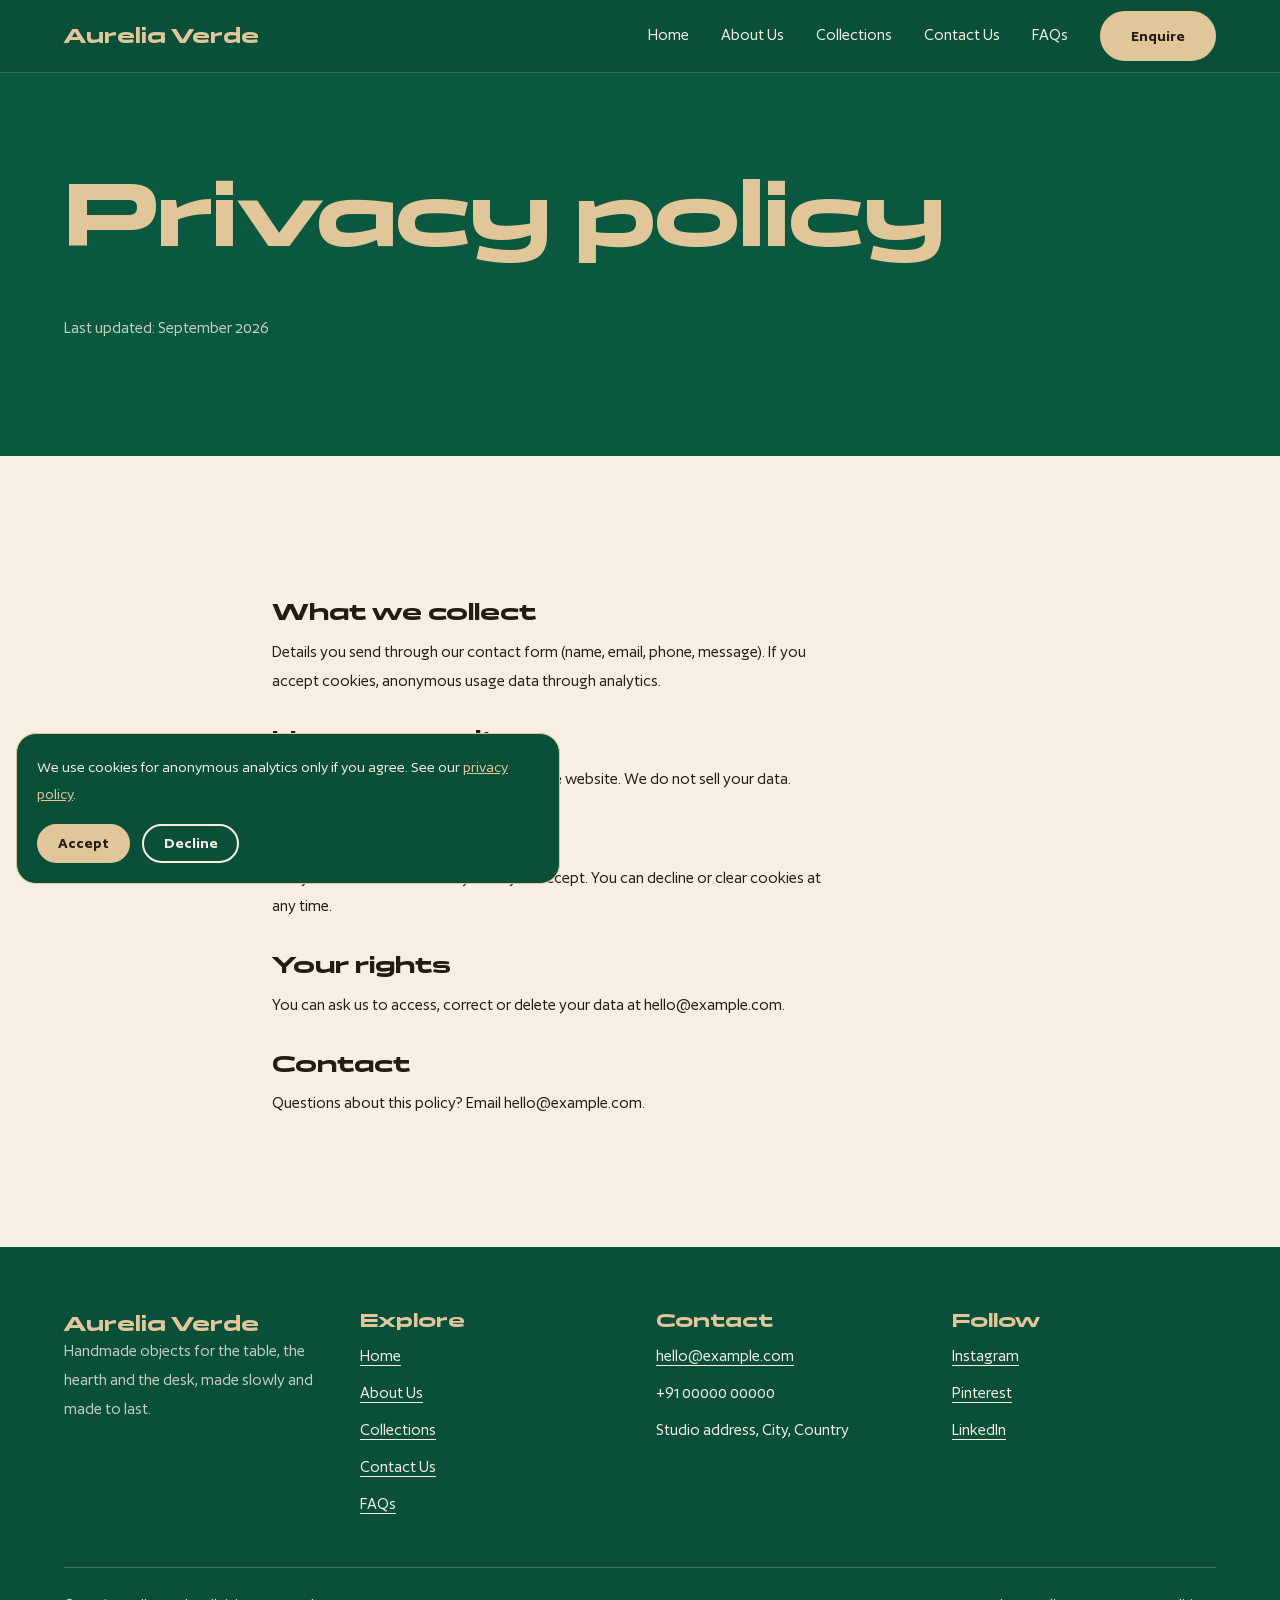
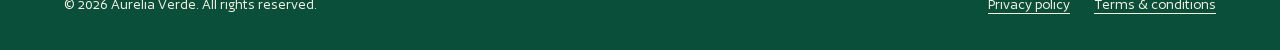
<file: privacy.html>
<!doctype html>
<html lang="en"><head>
<meta charset="utf-8"><meta name="viewport" content="width=device-width, initial-scale=1">
<title>Privacy policy | Aurelia Verde</title><meta name="description" content="How Aurelia Verde collects, uses and protects your personal information.">
<meta name="theme-color" content="#0A4F3A">
<meta http-equiv="Content-Security-Policy" content="upgrade-insecure-requests">
<link rel="canonical" href="https://www.example.com/privacy.html">
<meta property="og:type" content="website"><meta property="og:site_name" content="Aurelia Verde"><meta property="og:title" content="Privacy policy | Aurelia Verde">
<meta property="og:description" content="How Aurelia Verde collects, uses and protects your personal information."><meta property="og:url" content="https://www.example.com/privacy.html">
<meta property="og:image" content="https://www.example.com/assets/img/og-image.jpg"><meta name="twitter:card" content="summary_large_image">
<link rel="icon" href="favicon.svg" type="image/svg+xml">
<link rel="preload" href="assets/fonts/Panchang-Variable.woff2" as="font" type="font/woff2" crossorigin>
<link rel="preload" href="assets/fonts/Author-Variable.woff2" as="font" type="font/woff2" crossorigin>
<link rel="stylesheet" href="css/styles.css">
</head><body>
<a class="skip" href="#main">Skip to content</a>
<header class="hdr"><div class="wrap hdr-in">
<a class="logo" href="index.html" aria-label="Aurelia Verde home">Aurelia Verde</a>
<button class="burger" aria-expanded="false" aria-controls="nav" aria-label="Menu"><span></span><span></span></button>
<nav id="nav" class="nav" aria-label="Main"><ul><li><a href="index.html">Home</a></li><li><a href="about.html">About Us</a></li><li><a href="collections.html">Collections</a></li><li><a href="contact.html">Contact Us</a></li><li><a href="faqs.html">FAQs</a></li></ul><a class="btn" href="contact.html">Enquire</a></nav>
</div></header>
<main id="main"><section class="sec emerald pagehead"><div class="wrap"><h1>Privacy policy</h1><p class="muted">Last updated: September 2026</p></div></section><section class="sec cream"><div class="wrap narrow legal"><h2>What we collect</h2><p>Details you send through our contact form (name, email, phone, message). If you accept cookies, anonymous usage data through analytics.</p><h2>How we use it</h2><p>To reply to your enquiry and to improve the website. We do not sell your data.</p><h2>Cookies</h2><p>Analytics cookies are set only after you accept. You can decline or clear cookies at any time.</p><h2>Your rights</h2><p>You can ask us to access, correct or delete your data at hello@example.com.</p><h2>Contact</h2><p>Questions about this policy? Email hello@example.com.</p></div></section></main>
<footer class="ftr"><div class="wrap">
<div class="ftr-grid">
<div><p class="logo">Aurelia Verde</p><p class="muted">Handmade objects for the table, the hearth and the desk, made slowly and made to last.</p></div>
<div><h2>Explore</h2><ul><li><a href="index.html">Home</a></li><li><a href="about.html">About Us</a></li><li><a href="collections.html">Collections</a></li><li><a href="contact.html">Contact Us</a></li><li><a href="faqs.html">FAQs</a></li></ul></div>
<div><h2>Contact</h2><ul><li><a href="mailto:hello@example.com">hello@example.com</a></li><li>+91 00000 00000</li><li>Studio address, City, Country</li></ul></div>
<div><h2>Follow</h2><ul><li><a href="https://www.instagram.com/" rel="noopener" target="_blank">Instagram</a></li><li><a href="https://www.pinterest.com/" rel="noopener" target="_blank">Pinterest</a></li><li><a href="https://www.linkedin.com/" rel="noopener" target="_blank">LinkedIn</a></li></ul></div></div>
<div class="ftr-base"><p>&copy; <span data-year>2026</span> Aurelia Verde. All rights reserved.</p>
<ul><li><a href="privacy.html">Privacy policy</a></li><li><a href="terms.html">Terms &amp; conditions</a></li></ul></div>
</div></footer>
<div class="cookie" role="dialog" aria-label="Cookie consent" hidden><p>We use cookies for anonymous analytics only if you agree. See our <a href="privacy.html">privacy policy</a>.</p>
<div><button class="btn btn-sm" data-consent="yes">Accept</button><button class="btn btn-sm btn-ghost" data-consent="no">Decline</button></div></div>
<script>window.SITE={"gaId": "", "endpoint": "", "email": "hello@example.com"};</script>
<script src="js/main.js" defer></script>
</body></html>
</file>
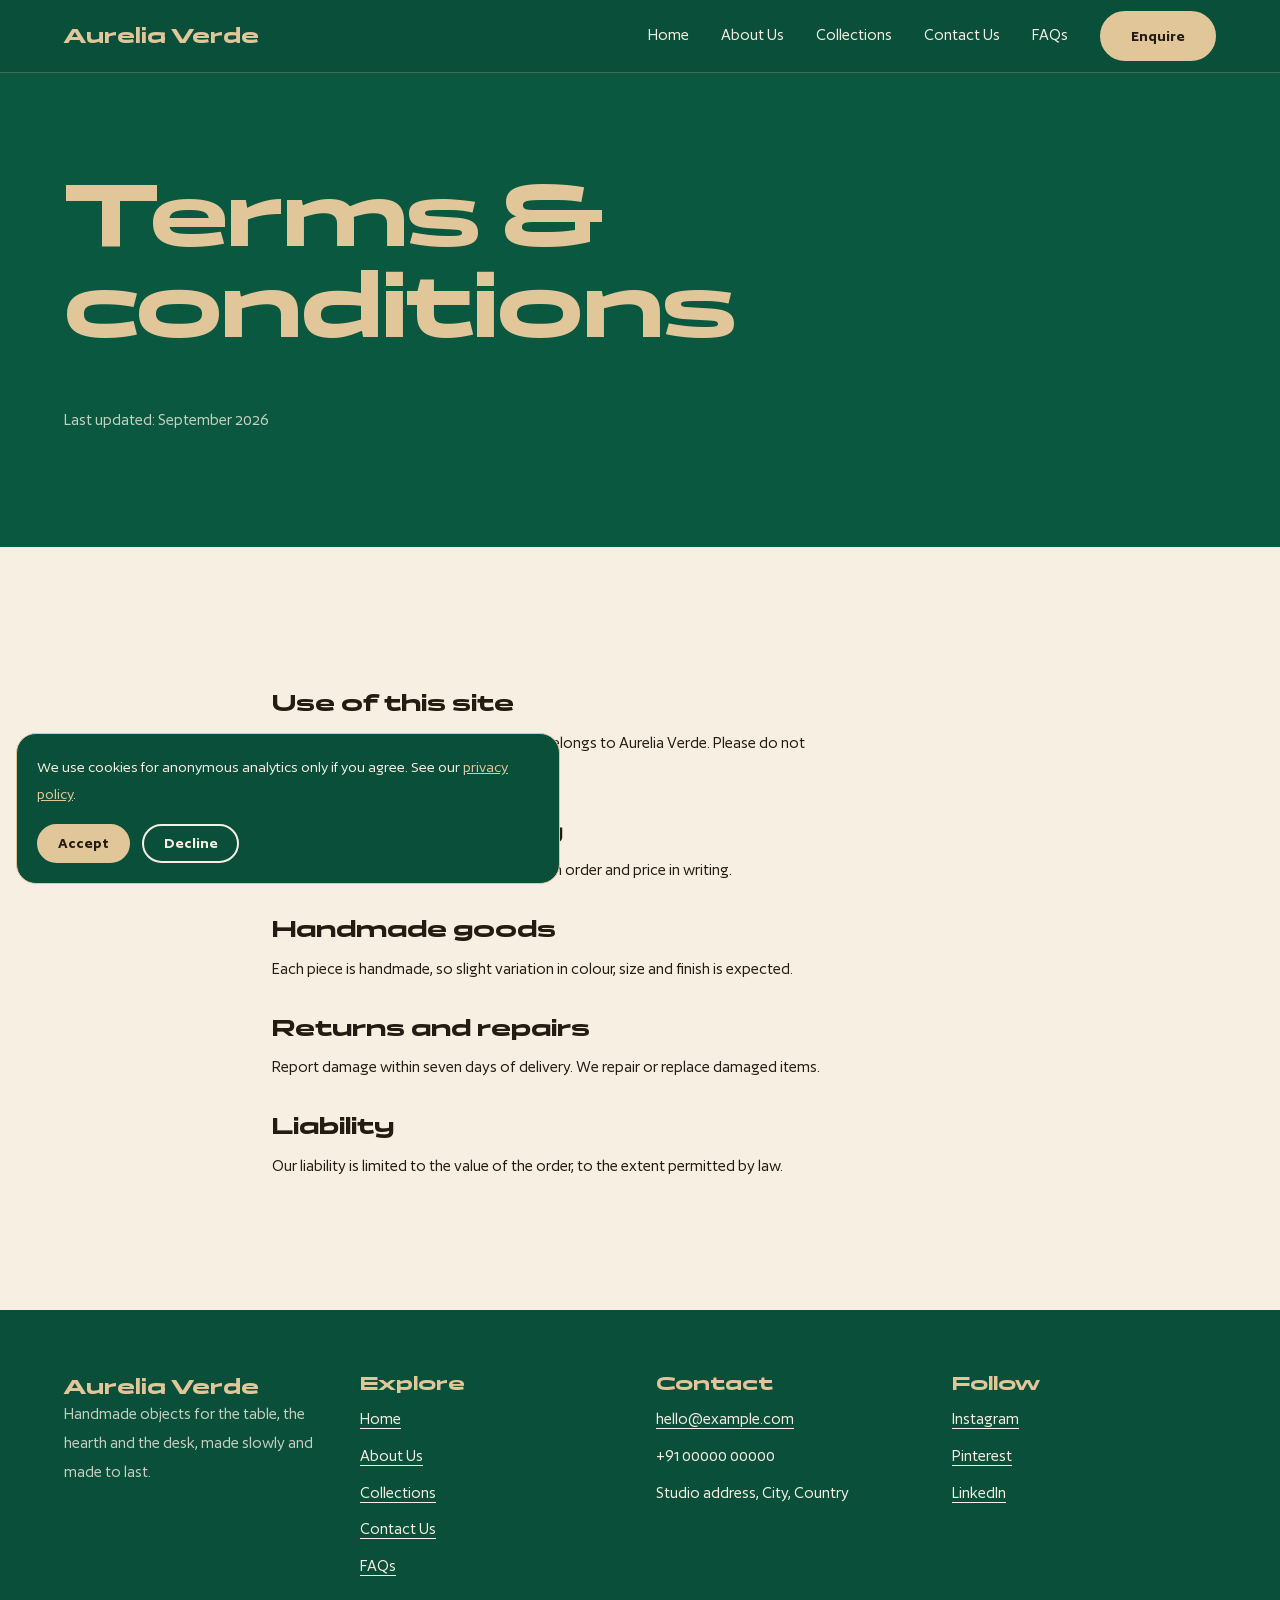
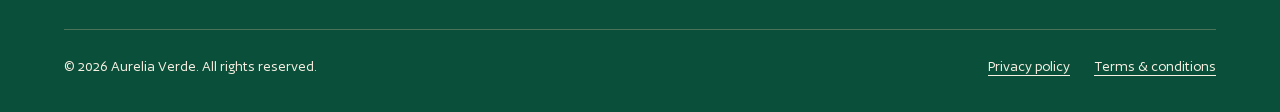
<file: terms.html>
<!doctype html>
<html lang="en"><head>
<meta charset="utf-8"><meta name="viewport" content="width=device-width, initial-scale=1">
<title>Terms & conditions | Aurelia Verde</title><meta name="description" content="Terms governing use of the Aurelia Verde website and orders.">
<meta name="theme-color" content="#0A4F3A">
<meta http-equiv="Content-Security-Policy" content="upgrade-insecure-requests">
<link rel="canonical" href="https://www.example.com/terms.html">
<meta property="og:type" content="website"><meta property="og:site_name" content="Aurelia Verde"><meta property="og:title" content="Terms & conditions | Aurelia Verde">
<meta property="og:description" content="Terms governing use of the Aurelia Verde website and orders."><meta property="og:url" content="https://www.example.com/terms.html">
<meta property="og:image" content="https://www.example.com/assets/img/og-image.jpg"><meta name="twitter:card" content="summary_large_image">
<link rel="icon" href="favicon.svg" type="image/svg+xml">
<link rel="preload" href="assets/fonts/Panchang-Variable.woff2" as="font" type="font/woff2" crossorigin>
<link rel="preload" href="assets/fonts/Author-Variable.woff2" as="font" type="font/woff2" crossorigin>
<link rel="stylesheet" href="css/styles.css">
</head><body>
<a class="skip" href="#main">Skip to content</a>
<header class="hdr"><div class="wrap hdr-in">
<a class="logo" href="index.html" aria-label="Aurelia Verde home">Aurelia Verde</a>
<button class="burger" aria-expanded="false" aria-controls="nav" aria-label="Menu"><span></span><span></span></button>
<nav id="nav" class="nav" aria-label="Main"><ul><li><a href="index.html">Home</a></li><li><a href="about.html">About Us</a></li><li><a href="collections.html">Collections</a></li><li><a href="contact.html">Contact Us</a></li><li><a href="faqs.html">FAQs</a></li></ul><a class="btn" href="contact.html">Enquire</a></nav>
</div></header>
<main id="main"><section class="sec emerald pagehead"><div class="wrap"><h1>Terms &amp; conditions</h1><p class="muted">Last updated: September 2026</p></div></section><section class="sec cream"><div class="wrap narrow legal"><h2>Use of this site</h2><p>Content is provided for information and belongs to Aurelia Verde. Please do not copy it without permission.</p><h2>Orders and pricing</h2><p>Enquiries are not binding until we confirm an order and price in writing.</p><h2>Handmade goods</h2><p>Each piece is handmade, so slight variation in colour, size and finish is expected.</p><h2>Returns and repairs</h2><p>Report damage within seven days of delivery. We repair or replace damaged items.</p><h2>Liability</h2><p>Our liability is limited to the value of the order, to the extent permitted by law.</p></div></section></main>
<footer class="ftr"><div class="wrap">
<div class="ftr-grid">
<div><p class="logo">Aurelia Verde</p><p class="muted">Handmade objects for the table, the hearth and the desk, made slowly and made to last.</p></div>
<div><h2>Explore</h2><ul><li><a href="index.html">Home</a></li><li><a href="about.html">About Us</a></li><li><a href="collections.html">Collections</a></li><li><a href="contact.html">Contact Us</a></li><li><a href="faqs.html">FAQs</a></li></ul></div>
<div><h2>Contact</h2><ul><li><a href="mailto:hello@example.com">hello@example.com</a></li><li>+91 00000 00000</li><li>Studio address, City, Country</li></ul></div>
<div><h2>Follow</h2><ul><li><a href="https://www.instagram.com/" rel="noopener" target="_blank">Instagram</a></li><li><a href="https://www.pinterest.com/" rel="noopener" target="_blank">Pinterest</a></li><li><a href="https://www.linkedin.com/" rel="noopener" target="_blank">LinkedIn</a></li></ul></div></div>
<div class="ftr-base"><p>&copy; <span data-year>2026</span> Aurelia Verde. All rights reserved.</p>
<ul><li><a href="privacy.html">Privacy policy</a></li><li><a href="terms.html">Terms &amp; conditions</a></li></ul></div>
</div></footer>
<div class="cookie" role="dialog" aria-label="Cookie consent" hidden><p>We use cookies for anonymous analytics only if you agree. See our <a href="privacy.html">privacy policy</a>.</p>
<div><button class="btn btn-sm" data-consent="yes">Accept</button><button class="btn btn-sm btn-ghost" data-consent="no">Decline</button></div></div>
<script>window.SITE={"gaId": "", "endpoint": "", "email": "hello@example.com"};</script>
<script src="js/main.js" defer></script>
</body></html>
</file>
<file: css/styles.css>
/* Fonts: Panchang (headings) + Author (body), self-hosted in assets/fonts/ */
@font-face{font-family:Panchang;src:url(../assets/fonts/Panchang-Variable.woff2) format("woff2");font-weight:200 800;font-display:swap}
@font-face{font-family:Author;src:url(../assets/fonts/Author-Variable.woff2) format("woff2");font-weight:200 700;font-style:normal;font-display:swap}
@font-face{font-family:Author;src:url(../assets/fonts/Author-VariableItalic.woff2) format("woff2");font-weight:200 700;font-style:italic;font-display:swap}
:root{--emerald:#0B5840;--deep:#0A4F3A;--olive:#7A5C3A;--beige:#E1C699;--cream:#F6EFE2;--ink:#241B12;
--display:Panchang,sans-serif;--body:Author,system-ui,sans-serif;--pad:clamp(1.25rem,4vw,3rem);--r:1.25rem}
*,*::before,*::after{box-sizing:border-box}
html{scroll-behavior:smooth;-webkit-text-size-adjust:100%}
body{margin:0;font:400 1.0625rem/1.7 var(--body);color:var(--ink);background:var(--cream);overflow-x:hidden}
h1,h2,h3{font-family:var(--display);font-weight:600;line-height:1.1;margin:0 0 .6em;overflow-wrap:break-word}
h1{font-size:clamp(1.9rem,7vw,5.75rem);font-weight:700;letter-spacing:-.02em;line-height:1.02}
h2{font-size:clamp(1.6rem,4.8vw,3.5rem);font-weight:700;line-height:1.08}h3{font-size:clamp(1.15rem,2vw,1.5rem);font-weight:700}
p{margin:0 0 1em;max-width:62ch}ul,ol{margin:0;padding:0;list-style:none}
a{color:inherit}img{display:block;max-width:100%;height:auto}
:focus-visible{outline:3px solid var(--beige);outline-offset:3px}
.cream :focus-visible,.beige :focus-visible{outline-color:var(--emerald)}
.skip{position:absolute;left:-999px;top:0;background:var(--beige);color:var(--ink);padding:.75rem 1rem;z-index:99}.skip:focus{left:0}
.wrap{width:min(100% - 2*var(--pad),72rem);margin-inline:auto}.narrow{max-width:46rem}.center{text-align:center}.center p{margin-inline:auto}
.muted{opacity:.8}
.sec{padding-block:clamp(3.5rem,9vw,7rem)}.tight{padding-top:0}
.cream{background:var(--cream);color:var(--ink)}
.beige{background:var(--beige);color:var(--ink)}
.emerald{background:var(--emerald);color:var(--cream)}
.deep,.ftr{background:var(--deep);color:var(--cream)}
.emerald h1,.emerald h2,.deep h2,.deep h3{color:var(--beige)}
.lead{font-size:clamp(1.125rem,2vw,1.35rem);max-width:48ch}
.pagehead{padding-block:clamp(3rem,8vw,6rem)}.pagehead.full{min-height:70vh;display:grid;align-items:center}
.split{display:grid;gap:clamp(2rem,5vw,4rem);align-items:center}
.grid2,.grid3,.grid4{display:grid;gap:clamp(1.25rem,3vw,2rem)}
@media(min-width:48rem){.split{grid-template-columns:1fr 1fr}.split.rev>:first-child{order:2}.grid2{grid-template-columns:1fr 1fr}.grid3{grid-template-columns:repeat(3,1fr)}.grid4{grid-template-columns:repeat(2,1fr)}}
@media(min-width:64rem){.grid4{grid-template-columns:repeat(4,1fr)}}
.hdr{position:sticky;top:0;z-index:50;background:var(--deep);color:var(--cream);border-bottom:1px solid rgba(225,198,153,.25)}
.hdr-in{display:flex;align-items:center;justify-content:space-between;min-height:4.5rem}
.logo{font:700 1.25rem var(--display);text-decoration:none;color:var(--beige);margin:0}
.nav ul{display:flex;gap:2rem}.nav{display:flex;align-items:center;gap:2rem}
.nav a:not(.btn){text-decoration:none;padding-block:.4rem;background:linear-gradient(var(--beige),var(--beige)) 0 100%/0 2px no-repeat;transition:background-size .3s}
.nav a:not(.btn):hover,.nav a[aria-current]{background-size:100% 2px}
.burger{display:none;background:none;border:0;width:2.75rem;height:2.75rem;position:relative;cursor:pointer}
.burger span{position:absolute;left:.7rem;right:.7rem;height:2px;background:var(--beige);transition:transform .3s,top .3s}
.burger span:first-child{top:1.05rem}.burger span:last-child{top:1.6rem}
.burger[aria-expanded=true] span:first-child{top:1.35rem;transform:rotate(45deg)}
.burger[aria-expanded=true] span:last-child{top:1.35rem;transform:rotate(-45deg)}
@media(max-width:52rem){.burger{display:block}
.nav{position:fixed;inset:4.5rem 0 0 0;background:var(--deep);flex-direction:column;justify-content:center;gap:2rem;opacity:0;visibility:hidden;transform:translateY(-1rem);transition:opacity .3s,transform .3s,visibility .3s}
.nav.open{opacity:1;visibility:visible;transform:none}
.nav ul{flex-direction:column;align-items:center;gap:1.5rem;font:600 1.7rem var(--display)}}
.btn{display:inline-block;background:var(--beige);color:var(--ink);font:600 1rem var(--body);padding:.9rem 1.8rem;border-radius:99px;border:2px solid var(--beige);text-decoration:none;cursor:pointer;transition:background .25s,color .25s}
.btn:hover{background:transparent;color:var(--beige)}
.cream .btn,.beige .btn{background:var(--emerald);border-color:var(--emerald);color:var(--cream)}
.cream .btn:hover,.beige .btn:hover{background:transparent;color:var(--emerald)}
.btn-sm{padding:.55rem 1.2rem}.btn-ghost{background:transparent;color:inherit;border-color:currentColor}
.tlink{font-weight:600;text-decoration:underline;text-decoration-thickness:2px;text-underline-offset:.3em}
.actions{display:flex;flex-wrap:wrap;align-items:center;gap:1.5rem 2rem;margin-top:2rem}
.ph{margin:0;position:relative;overflow:hidden;background:rgba(122,92,58,.18);border:1px dashed var(--olive)}
.ph img,.ph video{width:100%;height:100%;object-fit:cover;display:block}
.r45{aspect-ratio:4/5;border-radius:var(--r)}.arch{aspect-ratio:4/5;border-radius:999px 999px var(--r) var(--r)}
.ph.is-missing img{opacity:0}.ph.is-missing::after{content:attr(data-label);position:absolute;inset:0;display:grid;place-items:center;padding:1rem;text-align:center;font-size:.85rem;color:var(--olive)}
.emerald .ph.is-missing::after{color:var(--beige)}.emerald .ph{border-color:var(--beige);background:rgba(225,198,153,.12)}
.hero{background:var(--emerald);color:var(--cream);padding-block:clamp(2.5rem,7vw,6rem);overflow:hidden}
.hero-in{display:grid;gap:2.5rem;align-items:center}.hero h1{color:var(--beige)}
@media(min-width:56rem){.hero-in{grid-template-columns:1.15fr .85fr}}
.hero-img{max-width:26rem;width:100%;justify-self:center}
@media(prefers-reduced-motion:no-preference){.hero-copy>*{animation:rise .9s cubic-bezier(.2,.7,.2,1) both}.hero-copy>:nth-child(2){animation-delay:.12s}.hero-copy>:nth-child(3){animation-delay:.24s}.hero-img{animation:arch 1.2s cubic-bezier(.2,.7,.2,1) .1s both}
@keyframes rise{from{opacity:0;transform:translateY(1.25rem)}}@keyframes arch{from{clip-path:inset(100% 0 0 0)}to{clip-path:inset(0)}}}
.fcard{text-decoration:none;display:block}.fcard .ph{margin-bottom:1.25rem;transition:transform .5s}.fcard:hover .ph{transform:translateY(-.4rem)}
.fcard p,.card p{margin:0;font-size:1rem}.fcard h3,.card h3{margin-bottom:.35em}
.card .ph{margin-bottom:1rem}.card[hidden]{display:none}
.card .ph img{transition:transform .6s}.card:hover .ph img{transform:scale(1.04)}
.why h3{border-top:2px solid var(--beige);padding-top:1rem}
.quote{font:italic 500 clamp(1.6rem,4vw,2.75rem)/1.25 var(--body);margin-bottom:1rem;max-width:22ch;margin-inline:auto}
.steps{display:grid;gap:2rem;counter-reset:s}
@media(min-width:48rem){.steps{grid-template-columns:repeat(4,1fr)}}
.steps li{counter-increment:s;border-left:2px solid var(--olive);padding-left:1.25rem}
.steps li::before{content:counter(s);font:700 2.75rem var(--display);color:var(--olive)}
.filters{display:flex;flex-wrap:wrap;gap:.75rem;margin-bottom:2.5rem}
.chip{font:600 .95rem var(--body);padding:.55rem 1.2rem;border-radius:99px;border:2px solid var(--olive);background:transparent;color:var(--ink);cursor:pointer;transition:background .25s,color .25s}
.chip:hover{background:rgba(122,92,58,.15)}.chip.on{background:var(--emerald);border-color:var(--emerald);color:var(--cream)}
.plist{margin:1.5rem 0}.plist li{padding:.9rem 0;border-top:1px solid var(--olive)}.plist strong{font:700 1.15rem var(--display);display:block}
.coll{scroll-margin-top:4.5rem}
.info{margin-bottom:2rem}.info li{padding:.6rem 0;border-bottom:1px solid var(--olive)}.info strong{display:block;font:700 1.05rem var(--display)}
.form{display:grid;gap:1.25rem}
.field label{display:block;font-weight:600;margin-bottom:.35rem}.opt{font-weight:400;opacity:.75}
.field input,.field textarea{width:100%;font:inherit;padding:.85rem 1rem;border:2px solid var(--olive);border-radius:.75rem;background:#fff;color:var(--ink);transition:border-color .2s}
.field input:focus,.field textarea:focus{outline:none;border-color:var(--emerald);box-shadow:0 0 0 3px rgba(11,88,64,.25)}
.field.bad input,.field.bad textarea{border-color:#9B2C1F}.err{display:block;color:#9B2C1F;font-size:.95rem;min-height:1.2em;margin-top:.25rem}
.hp{position:absolute;left:-9999px;height:0;overflow:hidden}
.form .btn{justify-self:start}.status{margin:0;font-weight:600}.status.ok{color:var(--emerald)}.status.fail{color:#9B2C1F}
.acc-item{border-bottom:1px solid var(--olive)}.acc-item h2{margin:0;font-size:1rem}
.acc button{all:unset;box-sizing:border-box;display:flex;justify-content:space-between;align-items:center;gap:1.5rem;width:100%;padding:1.4rem 0;cursor:pointer;font:600 clamp(1.05rem,2.4vw,1.5rem)/1.3 var(--display)}
.acc button:focus-visible{outline:3px solid var(--emerald);outline-offset:2px}
.pm{flex:none;width:1rem;height:1rem;position:relative}.pm::before,.pm::after{content:"";position:absolute;background:var(--olive);inset:calc(50% - 1px) 0 auto;height:2px;transition:transform .3s}.pm::after{transform:rotate(90deg)}
[aria-expanded=true] .pm::after{transform:rotate(0)}
.acc-panel{display:grid;grid-template-rows:0fr;transition:grid-template-rows .35s ease}.acc-panel>div{overflow:hidden}.acc-panel.open{grid-template-rows:1fr}.acc-panel p{padding-bottom:1.4rem;margin:0}
.after{margin-top:2.5rem}.legal h2{font-size:1.4rem;margin-top:2rem}
.ftr{padding-block:4rem 2rem}.ftr h2{font-size:1.15rem;color:var(--beige)}.ftr li{margin-bottom:.5rem}.ftr a{text-underline-offset:.25em}
.ftr-grid{display:grid;gap:2rem;grid-template-columns:repeat(auto-fit,minmax(13rem,1fr));padding-bottom:2.5rem}
.ftr-base{display:flex;flex-wrap:wrap;justify-content:space-between;gap:1rem;border-top:1px solid rgba(225,198,153,.3);padding-top:1.5rem;font-size:.95rem}
.ftr-base ul{display:flex;gap:1.5rem}.ftr-base li{margin:0}.ftr-base p{margin:0}
.cookie{position:fixed;left:1rem;right:1rem;bottom:1rem;z-index:80;max-width:34rem;background:var(--deep);color:var(--cream);border:1px solid var(--beige);border-radius:var(--r);padding:1.25rem;display:grid;gap:1rem}
.cookie[hidden]{display:none}.cookie p{margin:0;font-size:1rem}.cookie a{color:var(--beige)}.cookie div{display:flex;gap:.75rem}
@media(prefers-reduced-motion:reduce){*{animation:none!important;transition:none!important;scroll-behavior:auto!important}}
</file>
